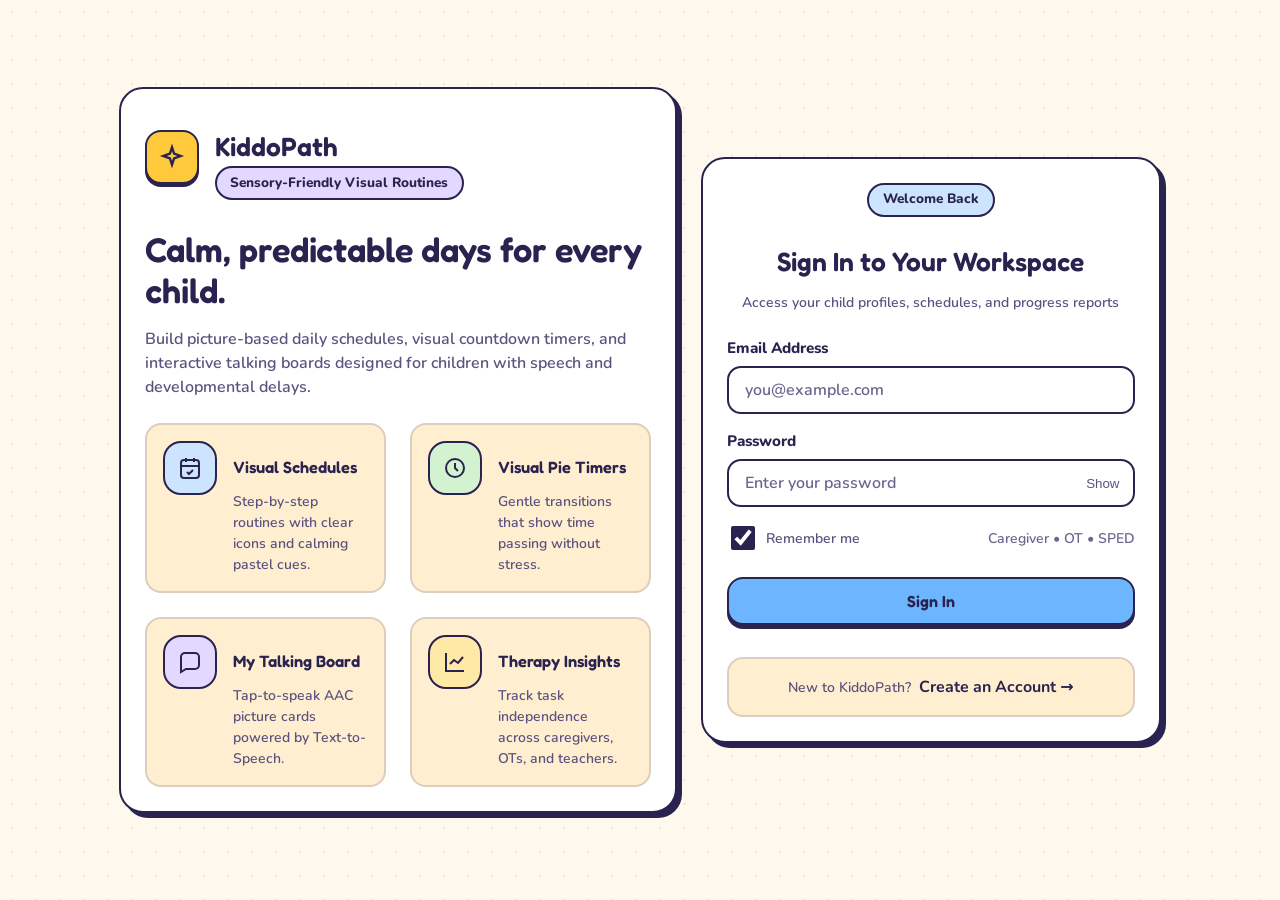
<file: frontend/index.html>
<!DOCTYPE html>
<html lang="en">
<head>
  <meta charset="UTF-8" />
  <meta name="viewport" content="width=device-width, initial-scale=1.0" />
  <title>KiddoPath — Sign In</title>
  <link href="css/style.css" rel="stylesheet" />
</head>
<body class="d-flex align-items-center py-4">

  <main class="container">
    <div class="row justify-content-center align-items-center">

      <!-- Left Showcase Glass Panel -->
      <div class="col-lg-6">
        <div class="glass-card p-4 p-md-5">
          <div class="d-flex align-items-center gap-3 mb-4">
            <span class="brand-badge" style="width: 54px; height: 54px; border-radius: 16px;">
              <svg width="26" height="26" fill="none" stroke="currentColor" stroke-width="2.2" viewBox="0 0 24 24"><path d="M12 3l1.9 5.8L20 11l-6.1 2.2L12 19l-1.9-5.8L4 11l6.1-2.2L12 3z"/></svg>
            </span>
            <div>
              <h1 class="h3 mb-0 display-font">KiddoPath</h1>
              <span class="badge-pastel badge-lavender mt-1">Sensory-Friendly Visual Routines</span>
            </div>
          </div>

          <h2 class="display-6 mb-3">Calm, predictable days for every child.</h2>
          <p class="text-secondary fs-6 mb-4">
            Build picture-based daily schedules, visual countdown timers, and interactive talking boards designed for children with speech and developmental delays.
          </p>

          <div class="row">
            <div class="col-sm-6">
              <div class="glass-panel-subtle p-3 h-100 d-flex align-items-start gap-3">
                <div class="pastel-icon-tile tile-sky">
                  <svg width="24" height="24" fill="none" stroke="currentColor" stroke-width="2" viewBox="0 0 24 24"><rect x="3" y="4" width="18" height="18" rx="3"/><path d="M16 2v4M8 2v4M3 10h18M9 16l2 2 4-4"/></svg>
                </div>
                <div>
                  <h3 class="h6 mb-1">Visual Schedules</h3>
                  <p class="small text-secondary mb-0">Step-by-step routines with clear icons and calming pastel cues.</p>
                </div>
              </div>
            </div>

            <div class="col-sm-6">
              <div class="glass-panel-subtle p-3 h-100 d-flex align-items-start gap-3">
                <div class="pastel-icon-tile tile-mint">
                  <svg width="24" height="24" fill="none" stroke="currentColor" stroke-width="2" viewBox="0 0 24 24"><circle cx="12" cy="12" r="9"/><path d="M12 7v5l3 3"/></svg>
                </div>
                <div>
                  <h3 class="h6 mb-1">Visual Pie Timers</h3>
                  <p class="small text-secondary mb-0">Gentle transitions that show time passing without stress.</p>
                </div>
              </div>
            </div>

            <div class="col-sm-6">
              <div class="glass-panel-subtle p-3 h-100 d-flex align-items-start gap-3">
                <div class="pastel-icon-tile tile-lavender">
                  <svg width="24" height="24" fill="none" stroke="currentColor" stroke-width="2" viewBox="0 0 24 24"><path d="M21 15a4 4 0 0 1-4 4H8l-5 3V7a4 4 0 0 1 4-4h10a4 4 0 0 1 4 4v8z"/></svg>
                </div>
                <div>
                  <h3 class="h6 mb-1">My Talking Board</h3>
                  <p class="small text-secondary mb-0">Tap-to-speak AAC picture cards powered by Text-to-Speech.</p>
                </div>
              </div>
            </div>

            <div class="col-sm-6">
              <div class="glass-panel-subtle p-3 h-100 d-flex align-items-start gap-3">
                <div class="pastel-icon-tile tile-peach">
                  <svg width="24" height="24" fill="none" stroke="currentColor" stroke-width="2" viewBox="0 0 24 24"><path d="M3 3v18h18"/><path d="M7 14l4-4 4 3 5-6"/></svg>
                </div>
                <div>
                  <h3 class="h6 mb-1">Therapy Insights</h3>
                  <p class="small text-secondary mb-0">Track task independence across caregivers, OTs, and teachers.</p>
                </div>
              </div>
            </div>
          </div>
        </div>
      </div>

      <!-- Right Login Glass Card -->
      <div class="col-lg-5">
        <div class="glass-card p-4 p-md-5">
          <div class="text-center mb-4">
            <span class="badge-pastel badge-sky mb-2">Welcome Back</span>
            <h2 class="h3 mb-1">Sign In to Your Workspace</h2>
            <p class="text-secondary small mb-0">Access your child profiles, schedules, and progress reports</p>
          </div>

          <div id="loginAlert" class="alert-box d-none" role="alert"></div>

          <form id="loginForm" novalidate>
            <div class="mb-3">
              <label for="loginEmail" class="glass-label">Email Address</label>
              <input type="email" id="loginEmail" class="glass-input" placeholder="you@example.com" required autocomplete="email" />
            </div>

            <div class="mb-3">
              <label for="loginPassword" class="glass-label">Password</label>
              <div class="position-relative">
                <input type="password" id="loginPassword" class="glass-input pe-5" placeholder="Enter your password" required autocomplete="current-password" />
                <button type="button" id="togglePasswordBtn" style="background:none;border:none;cursor:pointer;" class="text-secondary position-absolute top-50 end-0 translate-middle-y px-3" aria-label="Show or hide password">Show</button>
              </div>
            </div>

            <div class="d-flex align-items-center justify-content-between mb-4">
              <label class="d-flex align-items-center gap-2 small fw-semibold text-secondary" style="cursor:pointer;">
                <input type="checkbox" id="rememberMe" checked />
                <span>Remember me</span>
              </label>
              <span class="small text-muted">Caregiver &bull; OT &bull; SPED</span>
            </div>

            <button type="submit" id="loginSubmitBtn" class="btn-pastel btn-pastel-sky w-100 fs-6 mb-3">
              <span>Sign In</span>
            </button>
          </form>

          <div class="glass-panel-subtle p-3 text-center mt-3">
            <span class="small text-secondary">New to KiddoPath?</span>
            <a href="registration.html" class="fw-bold text-decoration-none ms-1" style="color: #3b82f6;">Create an Account &rarr;</a>
          </div>
        </div>
      </div>

    </div>
  </main>

  <script src="js/api.js"></script>
  <!-- ADDED: defines AuthAPI (login/register/saveUser/getCurrentUser); without it the login page throws "AuthAPI is not defined" -->
  <script src="js/api-endpoints.js"></script>
  <script src="js/script.js"></script>
  <script>
    redirectIfAuthenticated();

    const loginForm = document.getElementById('loginForm');
    const loginAlert = document.getElementById('loginAlert');
    const loginSubmitBtn = document.getElementById('loginSubmitBtn');
    const togglePasswordBtn = document.getElementById('togglePasswordBtn');
    const passwordInput = document.getElementById('loginPassword');

    togglePasswordBtn.addEventListener('click', () => {
      const isHidden = passwordInput.type === 'password';
      passwordInput.type = isHidden ? 'text' : 'password';
      togglePasswordBtn.textContent = isHidden ? 'Hide' : 'Show';
    });

    function showLoginAlert(message, isError = true) {
      loginAlert.className = `alert-box ${isError ? 'alert-error' : 'alert-success'}`;
      loginAlert.textContent = message;
      loginAlert.classList.remove('d-none');
    }

    loginForm.addEventListener('submit', async (e) => {
      e.preventDefault();
      loginAlert.classList.add('d-none');

      const email = document.getElementById('loginEmail').value.trim();
      const password = passwordInput.value;
      const remember = document.getElementById('rememberMe').checked;

      if (!email || !password) {
        showLoginAlert('Please enter both your email address and password.');
        return;
      }

      loginSubmitBtn.disabled = true;
      loginSubmitBtn.textContent = 'Signing in...';

      try {
        const res = await AuthAPI.login(email, password);
        AuthAPI.saveUser(res.user, remember);
        showLoginAlert(`Welcome back, ${res.user.name}! Redirecting...`, false);
        setTimeout(() => { window.location.href = 'dashboard.html'; }, 650);
      } catch (err) {
        showLoginAlert(err.message || 'Invalid email or password.');
        loginSubmitBtn.disabled = false;
        loginSubmitBtn.textContent = 'Sign In';
      }
    });
  </script>
</body>
</html>
</file>
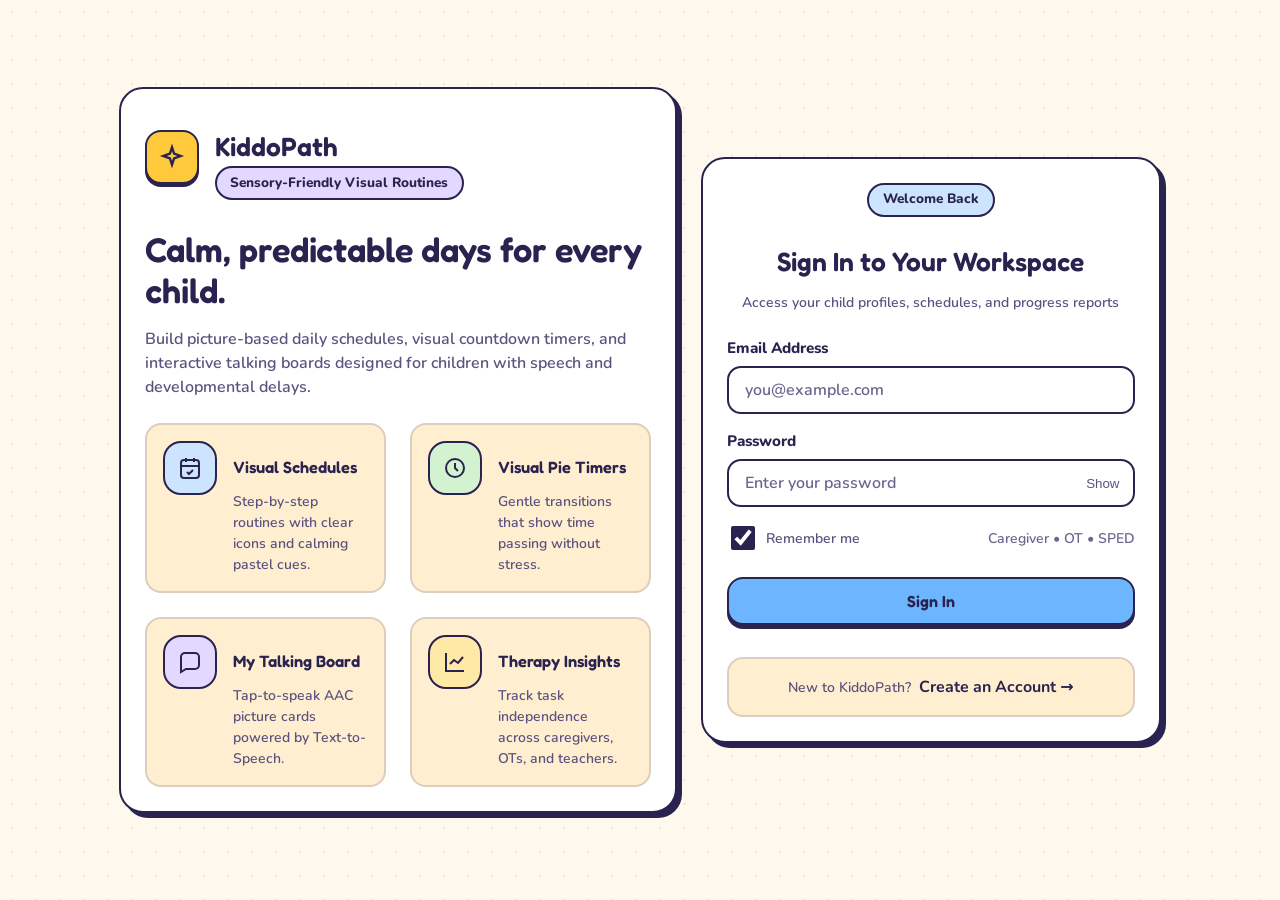
<file: frontend/child-view.html>
<!DOCTYPE html>
<html lang="en">
<head>
  <meta charset="UTF-8" />
  <meta name="viewport" content="width=device-width, initial-scale=1.0" />
  <title>KiddoPath — Child View</title>
  <link rel="stylesheet" href="https://cdnjs.cloudflare.com/ajax/libs/font-awesome/6.5.1/css/all.min.css" />
  <link href="css/style.css" rel="stylesheet" />
</head>
<body>
  <div id="appNavbar"></div>
  <main class="container page-main">
    <div class="page-header">
      <div><h1 class="h3 mb-1">Child View</h1><p class="text-secondary small mb-0">Big, calm, one-step-at-a-time routine.</p></div>
      <select id="childSelect" class="glass-select" style="max-width:240px" aria-label="Choose child"></select>
    </div>

    <div class="row">
      <div class="col-lg-7"><div class="child-task-hero text-center">
        <div id="heroEmpty" class="empty-state"></div>
        <div id="heroBody" class="d-none">
          <span class="badge-pastel badge-sky mb-2">Now</span>
          <div class="pastel-icon-tile tile-peach mb-2" style="margin:0 auto;width:104px;height:104px;font-size:2.8rem;background:#fff"><i id="heroIcon"></i></div>
          <h2 class="display-6 mb-1" id="heroName"></h2>
          <p class="text-secondary" id="heroTime"></p>
          <div class="pie-timer-ring mb-3" id="timerRing"><div class="pie-timer-inner"><span class="fw-bold fs-6" id="timerText">--:--</span></div></div>
          <div class="d-flex gap-2 justify-content-center flex-wrap">
            <button type="button" id="speakBtn" class="btn-pastel btn-pastel-lavender btn-big"><i class="fa-solid fa-volume-high"></i> Say it</button>
            <button type="button" id="timerBtn" class="btn-pastel btn-pastel-sky btn-big"></button>
            <button type="button" id="doneBtn" class="btn-pastel btn-pastel-mint btn-big"><i class="fa-solid fa-check"></i> All done!</button>
          </div>
        </div>
      </div></div>
      <div class="col-lg-5"><div class="glass-card p-4 h-100">
        <h2 class="h6 mb-3">Today's Routine</h2>
        <div id="timeline" class="d-flex flex-column gap-2"></div>
      </div></div>
    </div>

    <div class="glass-card p-4 mt-4">
      <h2 class="h6 mb-3">My Talking Board</h2>
      <div id="aacBoard" class="row"></div>
    </div>
  </main>

  <script src="js/api.js"></script>
  <script src="js/api-endpoints.js"></script>
  <script src="js/script.js"></script>
  <script>
    const user = initPage('child');
    let tasks = [], current = null, timerId = null, remaining = 0, total = 0;
    const START = '<i class="fa-solid fa-play"></i> Start timer';

    const AAC = [['I want water', 'glass-water', 'sky'], ['I am hungry', 'utensils', 'peach'], ['I need help', 'hand', 'rose'], ['Bathroom please', 'toilet', 'mint'],
      ['Yes', 'thumbs-up', 'mint'], ['No', 'thumbs-down', 'rose'], ['I am tired', 'bed', 'lavender'], ['I want to play', 'puzzle-piece', 'peach']];
    $('aacBoard').innerHTML = AAC.map(([text, icon, tile]) => `<div class="col-6 col-sm-4 col-md-3"><div class="aac-card" data-say="${text}" tabindex="0" role="button">
      <div class="pastel-icon-tile tile-${tile}"><i class="fa-solid fa-${icon}"></i></div><span class="fw-bold">${text}</span></div></div>`).join('');
    $('aacBoard').addEventListener('click', (e) => {
      const card = e.target.closest('.aac-card'); if (!card) return;
      card.classList.add('speaking'); speakText(card.dataset.say);
      setTimeout(() => card.classList.remove('speaking'), 700);
    });

    function drawTimer() {
      const pad = (n) => String(n).padStart(2, '0');
      $('timerText').textContent = total ? `${pad(Math.floor(remaining / 60))}:${pad(remaining % 60)}` : '--:--';
      $('timerRing').style.setProperty('--timer-deg', (total ? remaining / total * 360 : 360) + 'deg');
    }
    function stopTimer() { clearInterval(timerId); timerId = null; $('timerBtn').innerHTML = START; }

    function render() {
      stopTimer();
      current = tasks.find(t => t.status !== 'completed') || null;
      $('heroEmpty').classList.toggle('d-none', !!current);
      $('heroEmpty').textContent = tasks.length ? 'All tasks done. Great job!' : 'No schedule for today.';
      $('heroBody').classList.toggle('d-none', !current);
      if (current) {
        $('heroIcon').className = `fa-solid ${current.icon || 'fa-tasks'}`;
        $('heroName').textContent = current.name;
        $('heroTime').textContent = current.time ? formatTime12h(current.time) : '';
        total = remaining = (current.duration || 0) * 60;
        drawTimer();
      }
      $('timeline').innerHTML = tasks.map(t => `<div class="timeline-task-card ${t.status === 'completed' ? 'is-completed' : ''} ${t === current ? 'selected-task' : ''}">
        <div class="d-flex align-items-center gap-3"><i class="fa-solid ${escapeHtml(t.icon || 'fa-tasks')}"></i>
          <div class="flex-grow-1"><div class="fw-bold">${escapeHtml(t.name)}</div>
            <div class="small text-secondary">${t.time ? formatTime12h(t.time) : ''}${t.duration ? ' • ' + escapeHtml(t.duration) + ' min' : ''}</div></div>
          ${t.status === 'completed' ? '<span class="done-mark"><i class="fa-solid fa-check"></i></span>' : ''}</div></div>`).join('') || '<div class="empty-state">Nothing scheduled.</div>';
    }

    async function loadToday() {
      tasks = [];
      try {
        const childId = $('childSelect').value;
        const schedule = childId && (await SchedulesAPI.list(user.id, childId)).find(s => s.date === getTodayISO());
        if (schedule) tasks = (await TasksAPI.list(user.id, schedule.id)).sort((a, b) => (a.time || '99').localeCompare(b.time || '99'));
      } catch (e) { showToast(e.message, 'rose'); }
      render();
    }

    $('speakBtn').onclick = () => speakText(current.name);
    $('timerBtn').onclick = () => {
      if (timerId) return stopTimer();
      if (!remaining) return showToast('This task has no duration set.', 'peach');
      $('timerBtn').innerHTML = '<i class="fa-solid fa-pause"></i> Pause';
      timerId = setInterval(() => {
        remaining--; drawTimer();
        if (remaining <= 0) { stopTimer(); playSuccessChime(); speakText('Time is up!'); }
      }, 1000);
    };
    $('doneBtn').onclick = async () => {
      try { // PUT replaces the whole task, so resend it
        await TasksAPI.update(current.id, { ...current, user_id: user.id, status: 'completed' });
        playSuccessChime(); showToast('Great job!', 'mint'); loadToday();
      } catch (e) { showToast(e.message, 'rose'); }
    };
    $('childSelect').onchange = loadToday;

    (async () => {
      try {
        fillSelect($('childSelect'), await ChildrenAPI.list(user.id));
        const wanted = new URLSearchParams(location.search).get('child_id');
        if (wanted) $('childSelect').value = wanted;
      } catch (e) { showToast(e.message, 'rose'); }
      loadToday();
    })();
  </script>
</body>
</html>
</file>
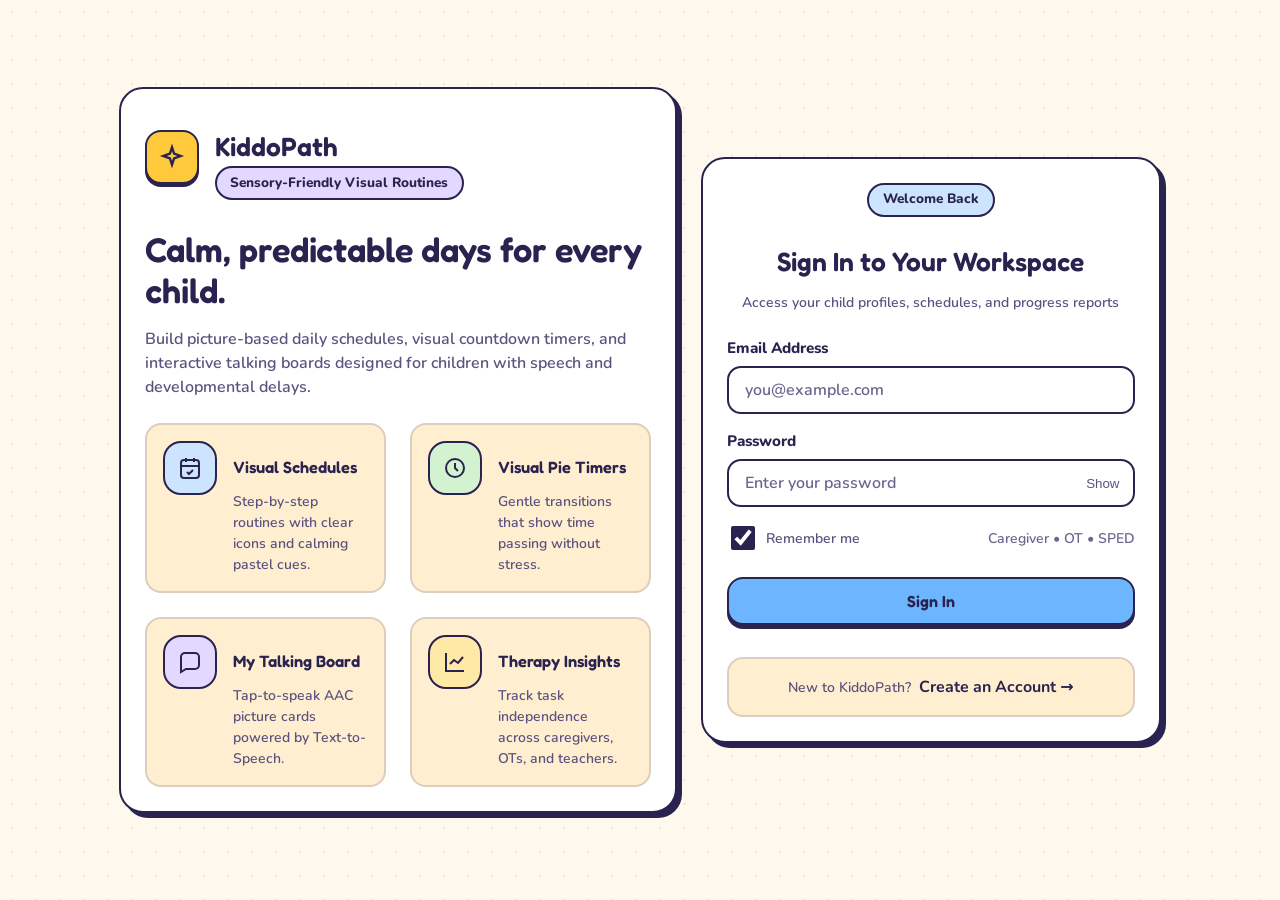
<file: frontend/dashboard.html>
<!DOCTYPE html>
<html lang="en">
<head>
  <meta charset="UTF-8" />
  <meta name="viewport" content="width=device-width, initial-scale=1.0" />
  <title>KiddoPath — Dashboard</title>
  <link rel="stylesheet" href="https://cdnjs.cloudflare.com/ajax/libs/font-awesome/6.5.1/css/all.min.css" />
  <link href="css/style.css" rel="stylesheet" />
</head>
<body>
  <div id="appNavbar"></div>
  <main class="container page-main">
    <div class="page-header">
      <div><h1 class="h3 mb-1" id="welcomeTitle"></h1><p class="text-secondary small mb-0" id="todayLabel"></p></div>
      <button type="button" id="addChildBtn" class="btn-pastel btn-pastel-sky"><i class="fa-solid fa-plus"></i> Add Child</button>
    </div>
    <p class="today-strip mb-4">Today — schedules <b id="statSchedules">0</b> · tasks <b id="statTasks">0</b> · done <b id="statDone">0</b> · children <b id="statChildren">0</b></p>
    <div id="childrenList" class="row"></div>
    <div id="childrenEmpty" class="glass-card empty-state d-none">No child profiles yet. Click “Add Child” to get started.</div>
  </main>

  <div id="childModal" class="modal-overlay">
    <div class="modal-content glass-modal">
      <h2 class="h6 mb-3" id="childModalTitle"></h2>
      <form id="childForm" novalidate>
        <input type="hidden" id="childId" />
        <div class="mb-3"><label class="glass-label" for="childName">Name</label><input id="childName" class="glass-input" maxlength="100" /></div>
        <div class="mb-3"><label class="glass-label" for="childAge">Age</label><input id="childAge" type="number" min="0" max="25" class="glass-input" /></div>
        <div class="mb-3"><label class="glass-label" for="childDomain">Delay domain (optional)</label><input id="childDomain" class="glass-input" maxlength="100" placeholder="e.g. Speech, Motor, Social" /></div>
        <div class="mb-3"><label class="glass-label" for="childNotes">Notes (optional)</label><textarea id="childNotes" class="glass-textarea"></textarea></div>
        <div class="mb-3"><label class="glass-label" for="childPhoto">Photo URL (optional)</label><input id="childPhoto" class="glass-input" maxlength="255" /></div>
        <div class="d-flex gap-2 justify-content-between">
          <button type="button" id="childCancel" class="btn-pastel btn-pastel-glass">Cancel</button>
          <button type="submit" class="btn-pastel btn-pastel-sky">Save</button>
        </div>
      </form>
    </div>
  </div>

  <script src="js/api.js"></script>
  <script src="js/api-endpoints.js"></script>
  <script src="js/script.js"></script>
  <script>
    const user = initPage('dashboard');
    let children = [];
    $('welcomeTitle').textContent = `Welcome back, ${user.name}!`;
    $('todayLabel').textContent = new Date().toLocaleDateString(undefined, { weekday: 'long', month: 'long', day: 'numeric' });

    function renderChildren() {
      $('childrenEmpty').classList.toggle('d-none', children.length > 0);
      $('childrenList').innerHTML = children.map(c => `
        <div class="col-md-6 col-lg-4"><div class="child-card">
          ${c.photo_url ? `<img class="child-avatar" src="${escapeHtml(c.photo_url)}" alt="" />` : `<span class="child-avatar tone-${c.id % 5}">${escapeHtml(c.name[0].toUpperCase())}</span>`}
          <h3>${escapeHtml(c.name)}</h3>
          <div class="small text-secondary">Age ${escapeHtml(c.age)}${c.delay_domain ? ' • ' + escapeHtml(c.delay_domain) : ''}</div>
          ${c.notes ? `<p class="small text-secondary mb-0">${escapeHtml(c.notes)}</p>` : ''}
          <a class="btn-pastel btn-pastel-sky" href="child-view.html?child_id=${c.id}"><i class="fa-solid fa-play"></i> Open</a>
          <div class="d-flex gap-1"><button class="link-btn" data-edit="${c.id}">Edit</button><button class="link-btn" data-del="${c.id}">Delete</button></div>
        </div></div>`).join('');
    }

    async function load() {
      try {
        children = await ChildrenAPI.list(user.id);
        renderChildren();
        const schedules = (await SchedulesAPI.list(user.id)).filter(s => s.date === getTodayISO());
        const tasks = (await TasksAPI.list(user.id)).filter(t => schedules.some(s => s.id === t.schedule_id));
        $('statChildren').textContent = children.length;
        $('statSchedules').textContent = schedules.length;
        $('statTasks').textContent = tasks.length;
        $('statDone').textContent = tasks.filter(t => t.status === 'completed').length;
      } catch (err) { showToast(err.message, 'rose'); }
    }

    const modal = $('childModal');
    function openModal(c = {}) {
      $('childModalTitle').textContent = c.id ? 'Edit Child' : 'Add Child';
      $('childId').value = c.id || '';
      $('childName').value = c.name || ''; $('childAge').value = c.age ?? '';
      $('childDomain').value = c.delay_domain || ''; $('childNotes').value = c.notes || ''; $('childPhoto').value = c.photo_url || '';
      modal.classList.add('show');
    }
    $('addChildBtn').onclick = () => openModal();
    $('childCancel').onclick = () => modal.classList.remove('show');

    $('childForm').addEventListener('submit', async (e) => {
      e.preventDefault();
      const body = { user_id: user.id, name: $('childName').value.trim(), age: $('childAge').value,
        delay_domain: $('childDomain').value.trim(), notes: $('childNotes').value.trim(), photo_url: $('childPhoto').value.trim() };
      try {
        const id = $('childId').value;
        await (id ? ChildrenAPI.update(id, body) : ChildrenAPI.create(body));
        modal.classList.remove('show'); showToast('Child profile saved.', 'mint'); load();
      } catch (err) { showToast(err.message, 'rose'); }
    });

    $('childrenList').addEventListener('click', async (e) => {
      const edit = e.target.closest('[data-edit]'), del = e.target.closest('[data-del]');
      if (edit) openModal(children.find(c => String(c.id) === edit.dataset.edit));
      if (del && confirm('Delete this child and all of their schedules?')) {
        try { await ChildrenAPI.remove(del.dataset.del, user.id); showToast('Child deleted.', 'peach'); load(); }
        catch (err) { showToast(err.message, 'rose'); }
      }
    });
    load();
  </script>
</body>
</html>
</file>
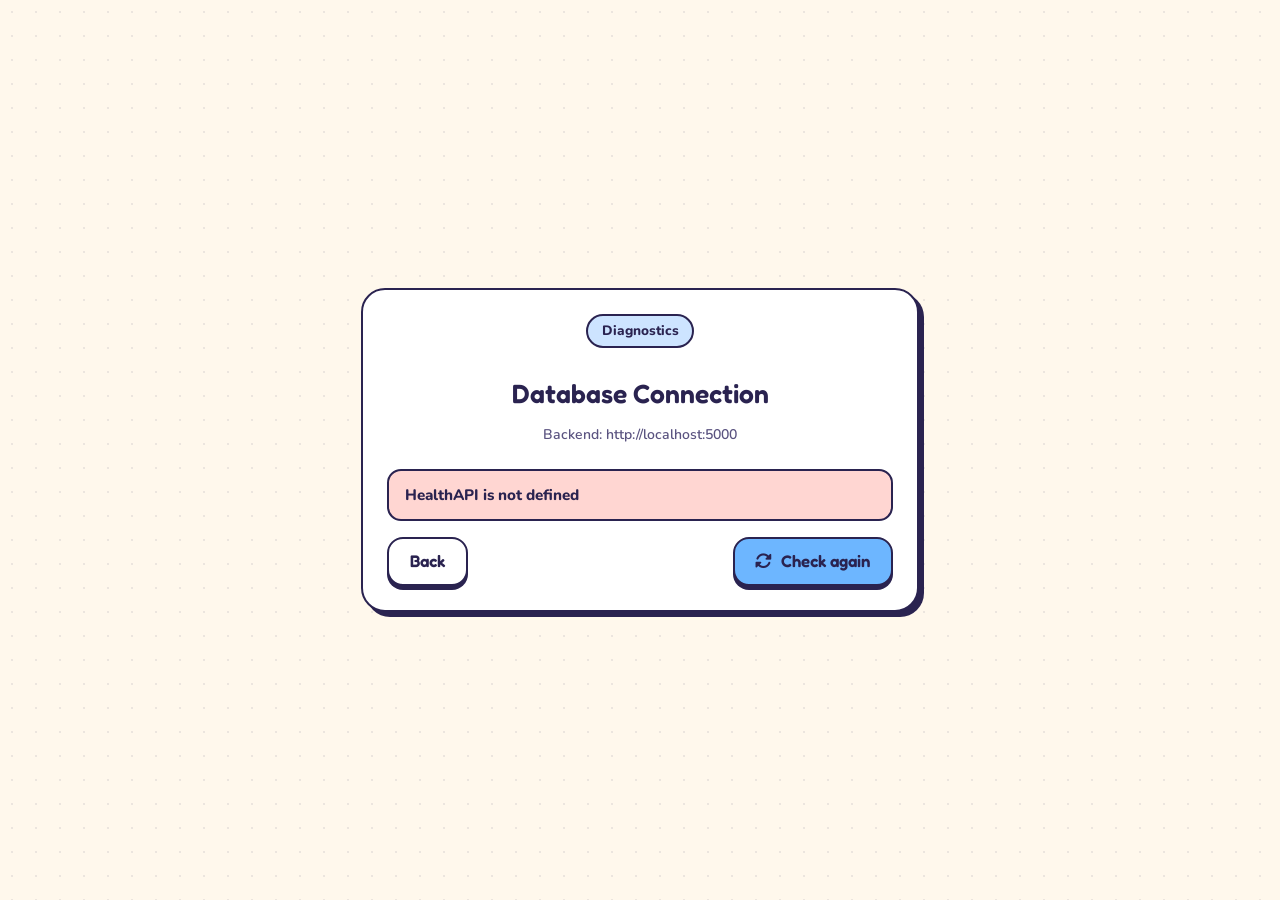
<file: frontend/db-check.html>
<!DOCTYPE html>
<html lang="en">
<head>
  <meta charset="UTF-8" />
  <meta name="viewport" content="width=device-width, initial-scale=1.0" />
  <title>KiddoPath — Database Check</title>
  <!-- ADDED: fonts + Font Awesome -->
  <link href="https://fonts.googleapis.com/css2?family=Nunito:wght@600;700;800&family=Plus+Jakarta+Sans:wght@400;500;600;700&display=swap" rel="stylesheet" />
  <link rel="stylesheet" href="https://cdnjs.cloudflare.com/ajax/libs/font-awesome/6.5.1/css/all.min.css" />
  <link href="css/style.css" rel="stylesheet" />
  <link href="css/pages-extra.css" rel="stylesheet" />
</head>
<body class="d-flex align-items-center py-4">
  <main class="container">
    <div class="row justify-content-center"><div class="col-lg-6">
      <div class="glass-card p-4 p-md-5">
        <!-- ADDED: public page (no login needed) to verify frontend -> PHP -> MySQL connection -->
        <div class="text-center mb-4">
          <span class="badge-pastel badge-sky mb-2">Diagnostics</span>
          <h2 class="h3 mb-1">Database Connection</h2>
          <p class="text-secondary small mb-0" id="apiUrl"></p>
        </div>
        <div id="result" class="mb-3"></div>
        <div class="d-flex gap-2 justify-content-between flex-wrap">
          <a href="index.html" class="btn-pastel btn-pastel-glass">Back</a>
          <button type="button" id="recheckBtn" class="btn-pastel btn-pastel-sky"><i class="fa-solid fa-rotate"></i> Check again</button>
        </div>
      </div>
    </div></div>
  </main>

  <script src="js/api.js"></script>
  <!-- ADDED: AuthAPI / UsersAPI / ChildrenAPI / SchedulesAPI / TasksAPI / HealthAPI (api.js left untouched) -->
  <script src="js/api-endpoints.js"></script>
  <script src="js/script.js"></script>
  <script src="js/page-init.js"></script>
  <script>
    const out = document.getElementById('result');
    document.getElementById('apiUrl').textContent = `Backend: ${API_BASE_URL}`;

    async function runCheck() {
      out.innerHTML = '<div class="alert-box alert-success">Checking...</div>';
      try {
        const { data } = await HealthAPI.check();
        const rows = Object.entries(data.tables).map(([name, count]) => count === null
          ? `<div class="setting-row"><span class="fw-semibold">${escapeHtml(name)}</span><span class="badge-pastel badge-peach">missing - import schema.sql</span></div>`
          : `<div class="setting-row"><span class="fw-semibold">${escapeHtml(name)}</span><span class="badge-pastel badge-mint">${count} row${count === 1 ? '' : 's'}</span></div>`).join('');
        out.innerHTML = `<div class="alert-box alert-success">Connected to <b>${escapeHtml(data.database)}</b> (MySQL ${escapeHtml(data.server)})</div>${rows}`;
      } catch (err) {
        out.innerHTML = `<div class="alert-box alert-error">${escapeHtml(err.message)}</div>`;
      }
    }
    document.getElementById('recheckBtn').addEventListener('click', runCheck);
    runCheck();
  </script>
</body>
</html>
</file>
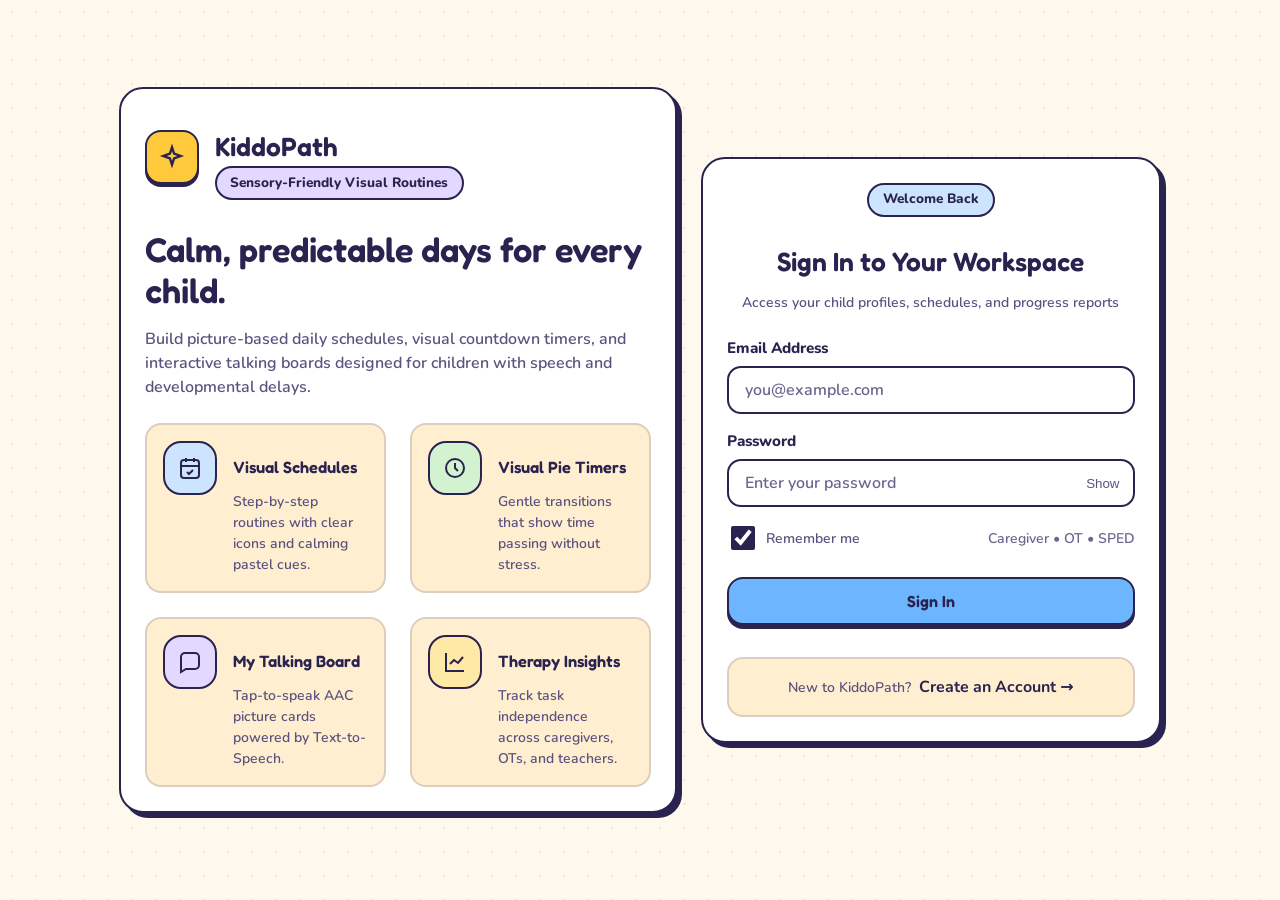
<file: frontend/progress.html>
<!DOCTYPE html>
<html lang="en">
<head>
  <meta charset="UTF-8" />
  <meta name="viewport" content="width=device-width, initial-scale=1.0" />
  <title>KiddoPath — Progress</title>
  <link rel="stylesheet" href="https://cdnjs.cloudflare.com/ajax/libs/font-awesome/6.5.1/css/all.min.css" />
  <link href="css/style.css" rel="stylesheet" />
</head>
<body>
  <div id="appNavbar"></div>
  <main class="container page-main">
    <div class="page-header">
      <div><h1 class="h3 mb-1">Progress</h1><p class="text-secondary small mb-0">Today's schedule at a glance.</p></div>
      <select id="childSelect" class="glass-select" style="max-width:240px" aria-label="Choose child"></select>
    </div>

    <div id="noChild" class="glass-card empty-state d-none">Create a child first. <a href="dashboard.html" class="fw-bold">Go to the dashboard</a></div>

    <div id="content" class="d-none">
      <div id="noSchedule" class="glass-card empty-state d-none">No schedule for this child.</div>
      <div id="kpi" class="row mb-3">
        <div class="col-sm-4"><div class="glass-card stat-tile"><div class="pastel-icon-tile tile-lavender"><i class="fa-solid fa-list-check"></i></div><div><div class="stat-value" id="pTotal">0</div><div class="small text-secondary">Tasks today</div></div></div></div>
        <div class="col-sm-4"><div class="glass-card stat-tile"><div class="pastel-icon-tile tile-mint"><i class="fa-solid fa-circle-check"></i></div><div><div class="stat-value" id="pDone">0</div><div class="small text-secondary">Completed</div></div></div></div>
        <div class="col-sm-4"><div class="glass-card stat-tile"><div class="pastel-icon-tile tile-sky"><i class="fa-solid fa-percent"></i></div><div><div class="stat-value" id="pRate">0%</div><div class="small text-secondary">Completion rate</div></div></div></div>
      </div>

      <button type="button" id="weekBtn" class="btn-pastel btn-pastel-glass w-100" aria-expanded="false"><i class="fa-solid fa-chevron-down"></i> Last 7 days activity</button>
      <div id="weekPanel" class="glass-card p-4 mt-3 d-none"><div id="dayList" class="d-flex flex-column gap-3"></div></div>
    </div>
  </main>

  <script src="js/api.js"></script>
  <script src="js/api-endpoints.js"></script>
  <script src="js/script.js"></script>
  <script>
    const user = initPage('progress');
    const pct = (done, all) => all ? Math.round(done / all * 100) : 0;
    const isoDaysAgo = (n) => { const d = new Date(); d.setDate(d.getDate() - n); return new Date(d - d.getTimezoneOffset() * 60000).toISOString().slice(0, 10); };

    async function loadProgress() {
      const childId = $('childSelect').value;
      $('noChild').classList.toggle('d-none', !!childId);
      $('content').classList.toggle('d-none', !childId);
      if (!childId) return;
      try {
        const schedules = await SchedulesAPI.list(user.id, childId);
        const tasks = (await TasksAPI.list(user.id)).filter(t => schedules.some(s => s.id === t.schedule_id));
        // [done, total] for a date, or null when that day has no schedule
        const day = (date) => {
          const s = schedules.find(x => x.date === date), mine = s ? tasks.filter(t => t.schedule_id === s.id) : null;
          return mine && [mine.filter(t => t.status === 'completed').length, mine.length];
        };
        const today = day(getTodayISO());
        $('noSchedule').classList.toggle('d-none', !!today);
        $('kpi').classList.toggle('d-none', !today);
        if (today) { $('pDone').textContent = today[0]; $('pTotal').textContent = today[1]; $('pRate').textContent = pct(...today) + '%'; }
        $('dayList').innerHTML = [6, 5, 4, 3, 2, 1, 0].map(n => {
          const date = isoDaysAgo(n), d = day(date);
          return `<div><div class="d-flex justify-content-between small fw-semibold mb-1"><span>${date}</span>
            <span>${d ? `${d[0]}/${d[1]} tasks (${pct(...d)}%)` : 'No schedule'}</span></div>
            <div class="progress-track"><div class="progress-fill" style="width:${d ? pct(...d) : 0}%"></div></div></div>`;
        }).join('');
      } catch (e) { showToast(e.message, 'rose'); }
    }

    $('weekBtn').onclick = () => {
      const open = $('weekPanel').classList.toggle('d-none') === false;
      $('weekBtn').setAttribute('aria-expanded', open);
      $('weekBtn').firstElementChild.className = `fa-solid fa-chevron-${open ? 'up' : 'down'}`;
    };
    $('childSelect').onchange = loadProgress;
    ChildrenAPI.list(user.id).then(c => fillSelect($('childSelect'), c)).catch(e => showToast(e.message, 'rose')).finally(loadProgress);
  </script>
</body>
</html>
</file>
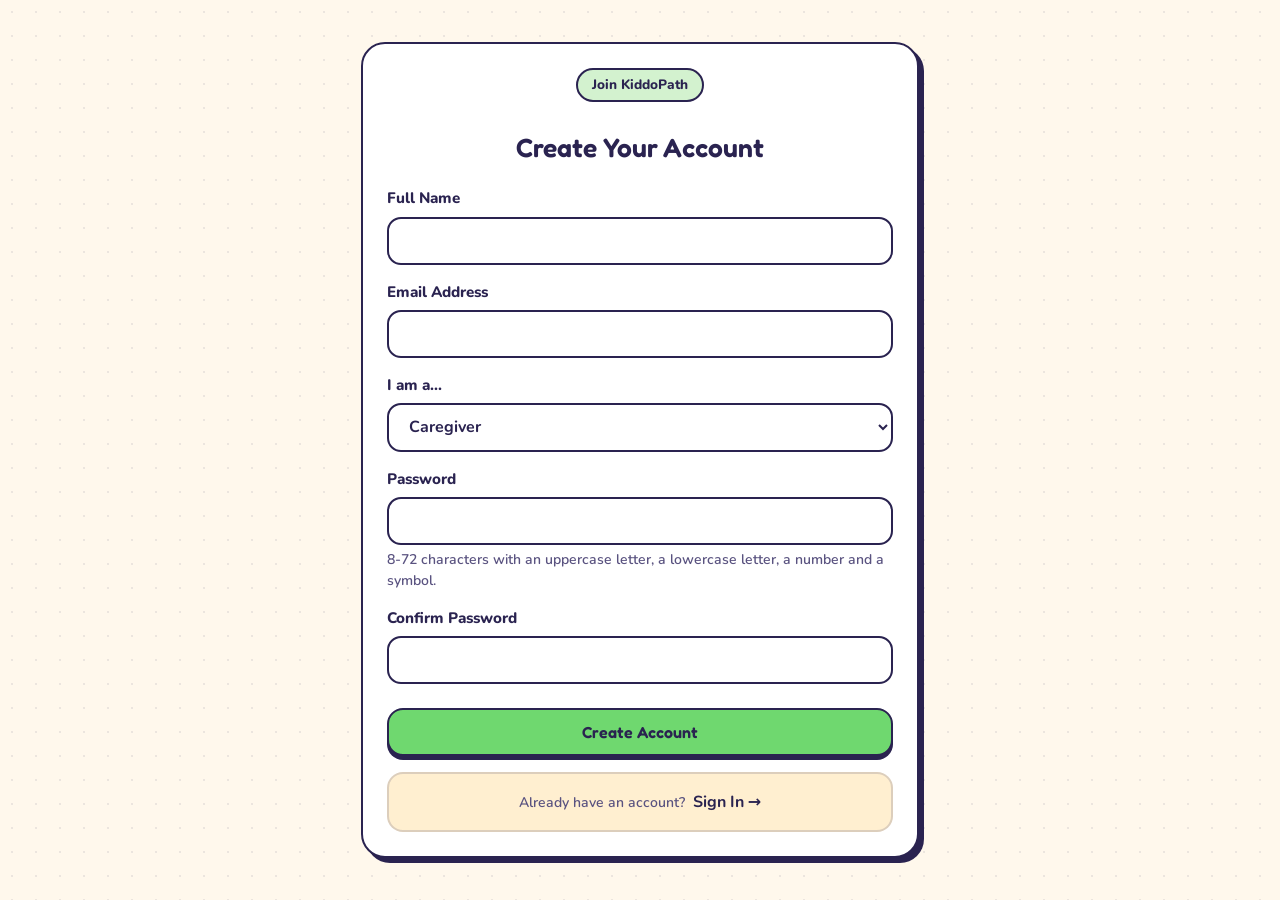
<file: frontend/registration.html>
<!DOCTYPE html>
<html lang="en">
<head>
  <meta charset="UTF-8" />
  <meta name="viewport" content="width=device-width, initial-scale=1.0" />
  <title>KiddoPath — Create Account</title>
  <link rel="stylesheet" href="https://cdnjs.cloudflare.com/ajax/libs/font-awesome/6.5.1/css/all.min.css" />
  <link href="css/style.css" rel="stylesheet" />
</head>
<body class="d-flex align-items-center py-4">
  <main class="container"><div class="row justify-content-center"><div class="col-lg-6">
    <div class="glass-card p-4 p-md-5">
      <div class="text-center mb-4">
        <span class="badge-pastel badge-mint mb-2">Join KiddoPath</span>
        <h2 class="h3 mb-1">Create Your Account</h2>
      </div>
      <div id="regAlert" class="alert-box d-none" role="alert"></div>
      <form id="regForm" novalidate>
        <div class="mb-3"><label for="regName" class="glass-label">Full Name</label><input type="text" id="regName" class="glass-input" maxlength="100" autocomplete="name" /></div>
        <div class="mb-3"><label for="regEmail" class="glass-label">Email Address</label><input type="email" id="regEmail" class="glass-input" autocomplete="email" /></div>
        <div class="mb-3"><label for="regRole" class="glass-label">I am a...</label>
          <select id="regRole" class="glass-select"><option>Caregiver</option><option>Occupational Therapist</option><option>SPED Teacher</option></select></div>
        <div class="mb-3"><label for="regPassword" class="glass-label">Password</label><input type="password" id="regPassword" class="glass-input" autocomplete="new-password" /><div class="small text-secondary mt-1">8-72 characters with an uppercase letter, a lowercase letter, a number and a symbol.</div></div>
        <div class="mb-4"><label for="regConfirm" class="glass-label">Confirm Password</label><input type="password" id="regConfirm" class="glass-input" autocomplete="new-password" /></div>
        <button type="submit" id="regSubmitBtn" class="btn-pastel btn-pastel-mint w-100 fs-6 mb-3">Create Account</button>
      </form>
      <div class="glass-panel-subtle p-3 text-center">
        <span class="small text-secondary">Already have an account?</span>
        <a href="index.html" class="fw-bold text-decoration-none ms-1" style="color: #3b82f6;">Sign In &rarr;</a>
      </div>
    </div>
  </div></div></main>

  <script src="js/api.js"></script>
  <script src="js/api-endpoints.js"></script>
  <script src="js/script.js"></script>
  <script>
    redirectIfAuthenticated();
    const PW_OK = /^(?=.*[a-z])(?=.*[A-Z])(?=.*\d)(?=.*[^a-zA-Z\d]).{8,72}$/;
    const PW_RULES = 'Password needs 8-72 characters with an uppercase letter, a lowercase letter, a number and a symbol.';
    function showRegAlert(msg, isError = true) {
      $('regAlert').className = `alert-box ${isError ? 'alert-error' : 'alert-success'}`;
      $('regAlert').textContent = msg;
    }
    $('regForm').addEventListener('submit', async (e) => {
      e.preventDefault();
      const [name, email, password, confirm] = ['regName', 'regEmail', 'regPassword', 'regConfirm'].map(id => $(id).value.trim());
      if (!name || !email || !password) return showRegAlert('Please fill in all fields.');
      if (!PW_OK.test(password)) return showRegAlert(PW_RULES);
      if (password !== confirm) return showRegAlert('Passwords do not match.');
      $('regSubmitBtn').disabled = true;
      try {
        await AuthAPI.register(name, email, password, $('regRole').value);
        showRegAlert('Account created! Redirecting to sign in...', false);
        setTimeout(() => { window.location.href = 'index.html'; }, 900);
      } catch (err) { showRegAlert(err.message); $('regSubmitBtn').disabled = false; }
    });
  </script>
</body>
</html>
</file>
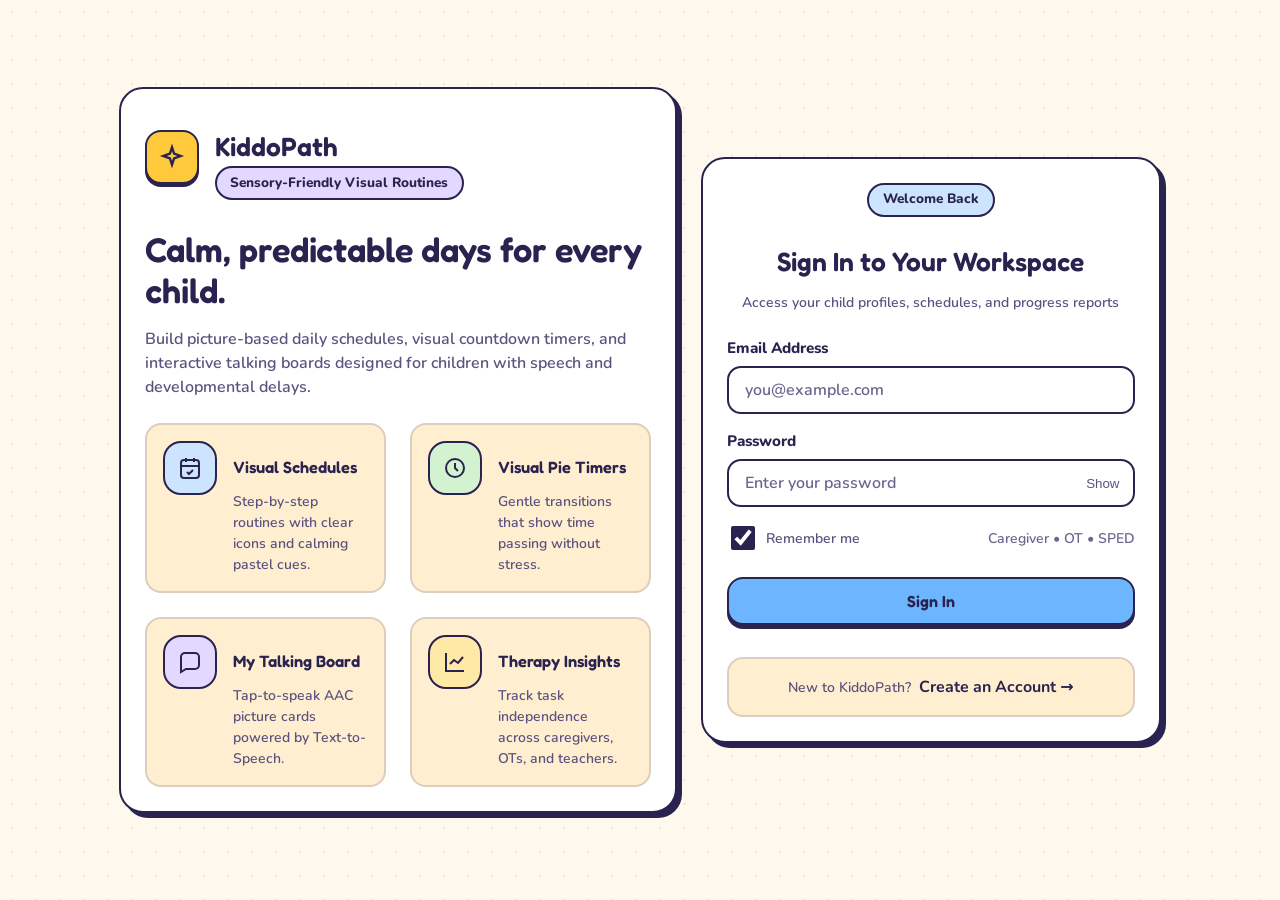
<file: frontend/schedule-creator.html>
<!DOCTYPE html>
<html lang="en">
<head>
  <meta charset="UTF-8" />
  <meta name="viewport" content="width=device-width, initial-scale=1.0" />
  <title>KiddoPath — Schedule Builder</title>
  <link rel="stylesheet" href="https://cdnjs.cloudflare.com/ajax/libs/font-awesome/6.5.1/css/all.min.css" />
  <link href="css/style.css" rel="stylesheet" />
</head>
<body>
  <div id="appNavbar"></div>
  <main class="container page-main">
    <div class="page-header"><div><h1 class="h3 mb-1">Schedule Builder</h1>
      <p class="text-secondary small mb-0">Pick a child and date, then add, edit or delete tasks. Everything is saved to the database.</p></div></div>

    <div class="glass-card p-4 mb-4">
      <div class="row">
        <div class="col-md-6"><label class="glass-label" for="childSelect">Child</label><select id="childSelect" class="glass-select"></select></div>
        <div class="col-md-6"><label class="glass-label" for="dateInput">Date</label><input type="date" id="dateInput" class="glass-input" /></div>
      </div>
      <div class="small text-secondary mt-2">Saved schedules for this child:</div>
      <div id="dateChips" class="d-flex flex-wrap gap-2 mt-1"></div>
    </div>

    <div class="row">
      <div class="col-lg-4"><div class="glass-card p-4 mb-4">
        <h2 class="h6 mb-3">Activity Bank</h2>
        <div id="activityBank" class="activity-grid mb-4"></div>
        <label class="glass-label" for="customName">Custom activity</label>
        <div class="d-flex gap-2">
          <input id="customName" class="glass-input" maxlength="150" placeholder="e.g. Feed the fish" />
          <button type="button" id="customAddBtn" class="btn-pastel btn-pastel-lavender px-3" aria-label="Add custom activity"><i class="fa-solid fa-plus"></i></button>
        </div>
      </div>

      <div class="glass-card p-4">
        <h2 class="h6 mb-3">Reusable Task Sets</h2>
        <div id="setList" class="d-flex flex-column gap-2 mb-3"></div>
        <label class="glass-label" for="setName">Save the current tasks as a set</label>
        <div class="d-flex gap-2">
          <input id="setName" class="glass-input" maxlength="100" placeholder="e.g. School morning" />
          <button type="button" id="saveSetBtn" class="btn-pastel btn-pastel-sky px-3" aria-label="Save set"><i class="fa-solid fa-floppy-disk"></i></button>
        </div>
      </div></div>

      <div class="col-lg-8">
        <div class="glass-card p-4 mb-4">
          <div class="d-flex justify-content-between align-items-center flex-wrap gap-2 mb-3">
            <h2 class="h6 mb-0">Saved Schedule <span id="savedBadge" class="badge-pastel badge-lavender ms-1">none</span></h2>
            <button type="button" id="deleteScheduleBtn" class="btn-pastel btn-pastel-danger d-none"><i class="fa-solid fa-trash"></i> Delete schedule</button>
          </div>
          <div id="savedList"></div>
          <div id="savedEmpty" class="empty-state">No saved tasks for this child on this date yet.</div>
        </div>

        <div class="glass-card p-4">
          <h2 class="h6 mb-3">New Tasks</h2>
          <div id="dropzone" class="schedule-dropzone" style="min-height:160px">
            <div id="dropHint" class="empty-state">Drag or tap activities to add them here</div>
            <div id="draftList"></div>
          </div>
          <div class="d-flex justify-content-between flex-wrap gap-2 mt-3">
            <button type="button" id="clearBtn" class="btn-pastel btn-pastel-glass">Clear</button>
            <button type="button" id="saveBtn" class="btn-pastel btn-pastel-mint"><i class="fa-solid fa-floppy-disk"></i> Save new tasks</button>
          </div>
        </div>
      </div>
    </div>
  </main>

  <script src="js/api.js"></script>
  <script src="js/api-endpoints.js"></script>
  <script src="js/script.js"></script>
  <script>
    const user = initPage('schedule');
    const ACTIVITIES = [['Wake up', 'sun'], ['Brush teeth', 'tooth'], ['Get dressed', 'shirt'], ['Eat breakfast', 'utensils'], ['Study time', 'book'],
      ['Play time', 'puzzle-piece'], ['Snack', 'apple-whole'], ['Bath time', 'bath'], ['Bedtime', 'bed']].map(([name, i]) => ({ name, icon: 'fa-' + i }));
    let schedules = [], schedule = null, saved = [], draft = [];
    const numOrNull = (v) => v === '' || v == null ? null : Number(v);
    const err = (e) => showToast(e.message, 'rose');
    const rowInputs = (t) => `<input type="time" class="glass-input" data-field="time" value="${escapeHtml(t.time || '')}" aria-label="Start time" />
      <input type="number" min="0" class="glass-input" data-field="duration" value="${escapeHtml(t.duration ?? '')}" placeholder="min" aria-label="Duration in minutes" style="max-width:90px" />`;

    $('dateInput').value = getTodayISO();
    $('activityBank').innerHTML = ACTIVITIES.map((a, i) => `<div class="activity-bank-item" draggable="true" data-idx="${i}" tabindex="0">
      <i class="fa-solid ${a.icon} fa-lg mb-1"></i><div class="small fw-semibold">${a.name}</div></div>`).join('');

    // READ schedule + tasks for the selected child and date
    async function loadSchedule() {
      const childId = $('childSelect').value;
      schedules = []; schedule = null; saved = [];
      try {
        if (childId) {
          schedules = await SchedulesAPI.list(user.id, childId);
          schedule = schedules.find(s => s.date === $('dateInput').value) || null;
          if (schedule) saved = (await TasksAPI.list(user.id, schedule.id)).sort((a, b) => (a.time || '99').localeCompare(b.time || '99') || a.id - b.id);
        }
      } catch (e) { err(e); }
      $('dateChips').innerHTML = schedules.map(s => `<button type="button" class="badge-pastel ${s === schedule ? 'badge-sky' : 'badge-lavender'}" style="cursor:pointer" data-date="${s.date}">${s.date}</button>`).join('') || '<span class="small text-muted">None yet</span>';
      $('savedBadge').textContent = schedule ? `#${schedule.id} • ${schedule.date}` : 'none';
      $('deleteScheduleBtn').classList.toggle('d-none', !schedule);
      $('savedEmpty').classList.toggle('d-none', saved.length > 0);
      $('savedList').innerHTML = saved.map(t => `<div class="timeline-task-card draft-row ${t.status === 'completed' ? 'is-completed' : ''}" data-id="${t.id}">
        <i class="fa-solid ${escapeHtml(t.icon || 'fa-tasks')}"></i>
        <input class="glass-input flex-grow-1" data-field="name" value="${escapeHtml(t.name)}" maxlength="150" aria-label="Task name" />
        ${rowInputs(t)}
        <label class="small fw-semibold d-flex align-items-center gap-1"><input type="checkbox" data-field="done" ${t.status === 'completed' ? 'checked' : ''} /> Done</label>
        <button type="button" class="btn-pastel btn-pastel-sky px-3" data-save aria-label="Save task"><i class="fa-solid fa-floppy-disk"></i></button>
        <button type="button" class="btn-pastel btn-pastel-danger px-3" data-delete aria-label="Delete task"><i class="fa-solid fa-trash"></i></button></div>`).join('');
    }

    // UPDATE / DELETE a saved task
    $('savedList').addEventListener('click', async (e) => {
      const row = e.target.closest('[data-id]'), task = row && saved.find(t => String(t.id) === row.dataset.id);
      const field = (f) => row.querySelector(`[data-field="${f}"]`);
      try {
        if (e.target.closest('[data-save]')) {
          if (!field('name').value.trim()) return showToast('Task name cannot be empty.', 'peach');
          await TasksAPI.update(task.id, { user_id: user.id, schedule_id: task.schedule_id, name: field('name').value.trim(), icon: task.icon,
            time: field('time').value || null, duration: numOrNull(field('duration').value), status: field('done').checked ? 'completed' : 'pending' });
          showToast('Task updated.', 'mint');
        } else if (e.target.closest('[data-delete]') && confirm('Delete this task?')) {
          await TasksAPI.remove(task.id, user.id); showToast('Task deleted.', 'peach');
        } else return;
        loadSchedule();
      } catch (e2) { err(e2); }
    });

    // DELETE schedule (tasks go with it via ON DELETE CASCADE)
    $('deleteScheduleBtn').onclick = async () => {
      if (!confirm('Delete this schedule and all of its tasks?')) return;
      try { await SchedulesAPI.remove(schedule.id, user.id); showToast('Schedule deleted.', 'peach'); loadSchedule(); } catch (e) { err(e); }
    };

    // Draft (new) tasks: drag/drop or tap
    function renderDraft() {
      $('dropHint').classList.toggle('d-none', draft.length > 0);
      $('draftList').innerHTML = draft.map((t, i) => `<div class="timeline-task-card draft-row" data-i="${i}">
        <i class="fa-solid ${escapeHtml(t.icon)}"></i><span class="fw-bold flex-grow-1">${escapeHtml(t.name)}</span>
        ${rowInputs(t)}
        <button type="button" class="btn-pastel btn-pastel-danger px-3" data-remove="${i}" aria-label="Remove"><i class="fa-solid fa-xmark"></i></button></div>`).join('');
    }
    const addActivity = (a) => { draft.push({ name: a.name, icon: a.icon, time: '', duration: '' }); renderDraft(); };
    $('activityBank').addEventListener('dragstart', (e) => e.dataTransfer.setData('text/plain', e.target.closest('.activity-bank-item')?.dataset.idx));
    $('activityBank').addEventListener('click', (e) => { const el = e.target.closest('.activity-bank-item'); if (el) addActivity(ACTIVITIES[el.dataset.idx]); });
    $('dropzone').addEventListener('dragover', (e) => { e.preventDefault(); e.currentTarget.classList.add('drag-over'); });
    $('dropzone').addEventListener('dragleave', (e) => e.currentTarget.classList.remove('drag-over'));
    $('dropzone').addEventListener('drop', (e) => {
      e.preventDefault(); e.currentTarget.classList.remove('drag-over');
      const a = ACTIVITIES[e.dataTransfer.getData('text/plain')]; if (a) addActivity(a);
    });
    $('customAddBtn').onclick = () => {
      const name = $('customName').value.trim();
      if (name) { addActivity({ name, icon: 'fa-tasks' }); $('customName').value = ''; }
    };
    $('draftList').addEventListener('input', (e) => { const row = e.target.closest('[data-i]'); if (row) draft[row.dataset.i][e.target.dataset.field] = e.target.value; });
    $('draftList').addEventListener('click', (e) => { const rm = e.target.closest('[data-remove]'); if (rm) { draft.splice(rm.dataset.remove, 1); renderDraft(); } });
    $('clearBtn').onclick = () => { draft = []; renderDraft(); };

    // Reusable sets: save the new tasks (or, if none, the day's saved tasks); "Use" loads a set into New Tasks
    let sets = [];
    async function loadSets() {
      try { sets = await TaskSetsAPI.list(user.id); } catch (e) { err(e); }
      $('setList').innerHTML = sets.map(s => `<div class="glass-panel-subtle p-2 d-flex align-items-center gap-2" data-set="${s.id}">
        <div class="flex-grow-1"><div class="fw-bold small">${escapeHtml(s.name)}</div><div class="small text-secondary">${s.tasks.length} tasks</div></div>
        <button type="button" class="btn-pastel btn-pastel-mint px-3" data-use>Use</button>
        <button type="button" class="btn-pastel btn-pastel-danger px-3" data-delset aria-label="Delete set"><i class="fa-solid fa-trash"></i></button></div>`).join('')
        || '<div class="small text-muted">No saved sets yet.</div>';
    }
    $('saveSetBtn').onclick = async () => {
      const name = $('setName').value.trim(), source = draft.length ? draft : saved;
      if (!name || !source.length) return showToast('Name the set and add some tasks first.', 'peach');
      try {
        await TaskSetsAPI.create({ user_id: user.id, name, tasks: source.map(t => ({ name: t.name, icon: t.icon, time: t.time || null, duration: numOrNull(t.duration) })) });
        $('setName').value = ''; showToast('Task set saved.', 'mint'); loadSets();
      } catch (e) { err(e); }
    };
    $('setList').addEventListener('click', async (e) => {
      const row = e.target.closest('[data-set]'), set = row && sets.find(s => String(s.id) === row.dataset.set);
      if (!set) return;
      if (e.target.closest('[data-use]')) {
        set.tasks.forEach(t => draft.push({ name: t.name, icon: t.icon || 'fa-tasks', time: (t.time || '').slice(0, 5), duration: t.duration ?? '' }));
        renderDraft(); showToast(`Added "${set.name}". Press Save new tasks to put it on this date.`, 'sky');
      } else if (e.target.closest('[data-delset]') && confirm(`Delete the set "${set.name}"?`)) {
        try { await TaskSetsAPI.remove(set.id, user.id); showToast('Set deleted.', 'peach'); loadSets(); } catch (e2) { err(e2); }
      }
    });

    // CREATE the schedule (if missing) and the new tasks
    $('saveBtn').onclick = async () => {
      const childId = $('childSelect').value, date = $('dateInput').value;
      if (!childId || !date || !draft.length) return showToast('Choose a child, a date, and add at least one activity.', 'peach');
      $('saveBtn').disabled = true;
      try {
        const target = schedule || await SchedulesAPI.create({ user_id: user.id, child_id: Number(childId), date });
        for (const t of draft) await TasksAPI.create({ user_id: user.id, schedule_id: target.id, name: t.name, icon: t.icon, time: t.time || null, duration: numOrNull(t.duration) });
        showToast('Saved to the database!', 'mint'); playSuccessChime();
        draft = []; renderDraft(); loadSchedule();
      } catch (e) { err(e); }
      $('saveBtn').disabled = false;
    };

    $('childSelect').onchange = $('dateInput').onchange = loadSchedule;
    $('dateChips').addEventListener('click', (e) => { const c = e.target.closest('[data-date]'); if (c) { $('dateInput').value = c.dataset.date; loadSchedule(); } });

    (async () => {
      try {
        const children = await ChildrenAPI.list(user.id);
        fillSelect($('childSelect'), children, children.length ? '' : 'Add a child on the dashboard first');
        const wanted = new URLSearchParams(location.search).get('child_id');
        if (wanted) $('childSelect').value = wanted;
      } catch (e) { err(e); }
      renderDraft(); loadSchedule(); loadSets();
    })();
  </script>
</body>
</html>
</file>
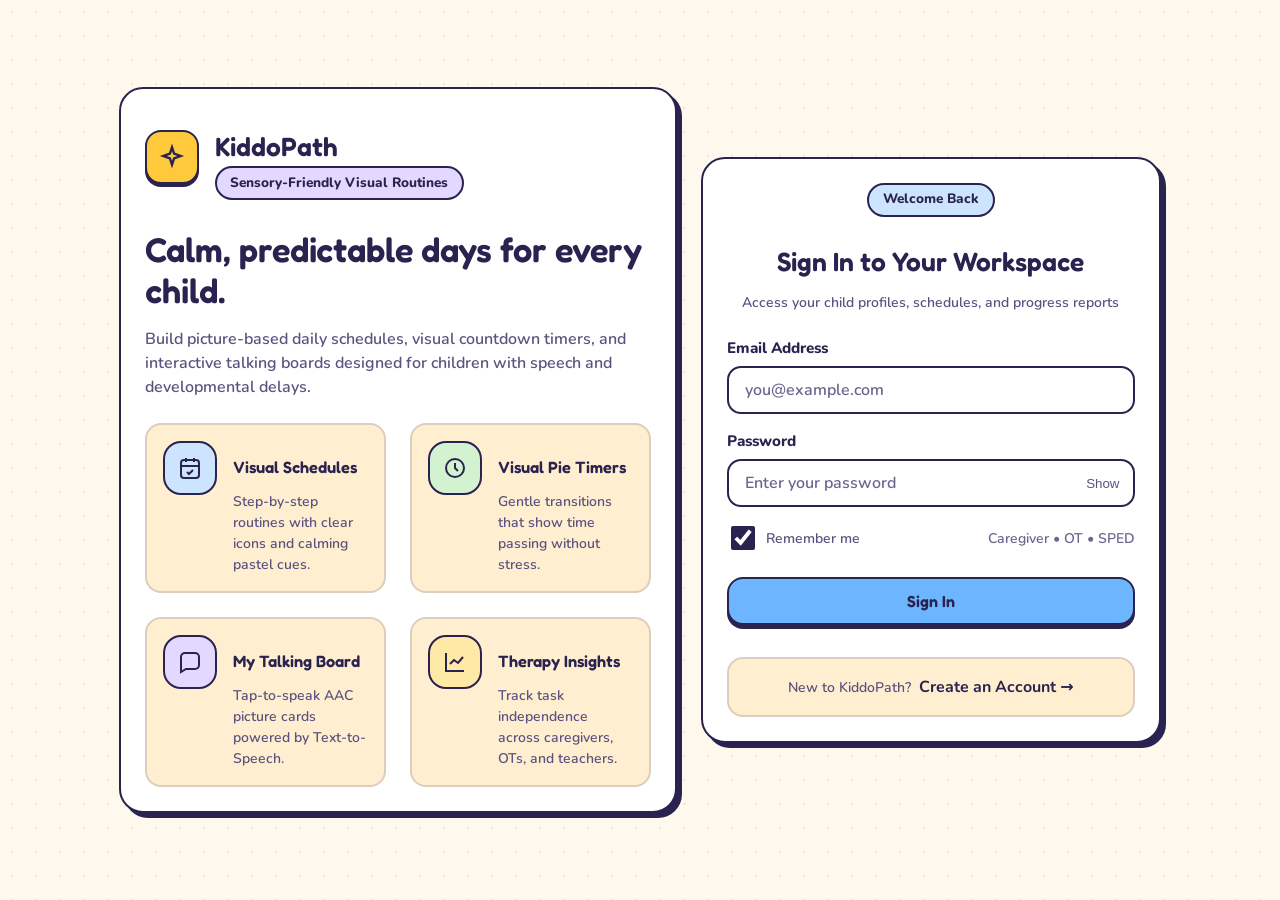
<file: frontend/settings.html>
<!DOCTYPE html>
<html lang="en">
<head>
  <meta charset="UTF-8" />
  <meta name="viewport" content="width=device-width, initial-scale=1.0" />
  <title>KiddoPath — Settings</title>
  <link rel="stylesheet" href="https://cdnjs.cloudflare.com/ajax/libs/font-awesome/6.5.1/css/all.min.css" />
  <link href="css/style.css" rel="stylesheet" />
</head>
<body>
  <div id="appNavbar"></div>
  <main class="container page-main">
    <div class="page-header"><div><h1 class="h3 mb-1">Settings</h1><p class="text-secondary small mb-0">Accessibility, sound, and notifications. Saved on this device.</p></div></div>
    <div class="row">
      <div class="col-lg-6"><div class="glass-card p-4">
        <h2 class="h6 mb-2">Display</h2>
        <div class="setting-row"><label for="fontSize" class="fw-semibold">Text size</label>
          <select id="fontSize" class="glass-select" style="max-width:160px"><option value="small">Small</option><option value="medium">Medium</option><option value="large">Large</option></select></div>
        <div class="setting-row"><label for="contrast" class="fw-semibold">Contrast</label>
          <select id="contrast" class="glass-select" style="max-width:160px"><option value="normal">Normal</option><option value="high">High</option></select></div>
      </div></div>
      <div class="col-lg-6"><div class="glass-card p-4">
        <h2 class="h6 mb-2">Sound &amp; Voice</h2>
        <div class="setting-row"><label for="soundEnabled" class="fw-semibold">Sounds &amp; speech</label><input type="checkbox" id="soundEnabled" /></div>
        <div class="setting-row"><label for="voiceRate" class="fw-semibold">Voice speed</label><input type="range" id="voiceRate" min="0.5" max="1.5" step="0.05" /></div>
        <div class="mt-3"><button type="button" id="testVoiceBtn" class="btn-pastel btn-pastel-lavender"><i class="fa-solid fa-volume-high"></i> Test voice</button></div>
      </div></div>
      <div class="col-lg-6"><div class="glass-card p-4">
        <h2 class="h6 mb-2">Notifications</h2>
        <div class="setting-row"><label for="taskReminders" class="fw-semibold">Task reminders</label><input type="checkbox" id="taskReminders" /></div>
        <div class="setting-row"><label for="dailySummary" class="fw-semibold">Daily summary</label><input type="checkbox" id="dailySummary" /></div>
      </div></div>
      <div class="col-lg-6"><div class="glass-card p-4">
        <h2 class="h6 mb-2">Account</h2>
        <p class="small text-secondary mb-1" id="acctName"></p><p class="small text-secondary mb-3" id="acctEmail"></p>
        <button type="button" id="resetBtn" class="btn-pastel btn-pastel-glass">Reset settings to default</button>
      </div></div>
    </div>
  </main>

  <script src="js/api.js"></script>
  <script src="js/api-endpoints.js"></script>
  <script src="js/script.js"></script>
  <script>
    const user = initPage('settings');
    $('acctName').textContent = `${user.name} (${user.role})`;
    $('acctEmail').textContent = user.email;

    // [element id, settings key, parser]; checkboxes use .checked, everything else .value
    const FIELDS = [['fontSize'], ['contrast'], ['voiceRate', parseFloat], ['soundEnabled'], ['taskReminders'], ['dailySummary']];
    const prop = (el) => el.type === 'checkbox' ? 'checked' : 'value';
    function fill() { const s = getAppSettings(); FIELDS.forEach(([k]) => $(k)[prop($(k))] = s[k]); }
    FIELDS.forEach(([k, parse = (v) => v]) => $(k).addEventListener('change', () => {
      saveAppSettings({ [k]: parse($(k)[prop($(k))]) }); showToast('Setting saved.', 'mint');
    }));
    $('testVoiceBtn').onclick = () => speakText('Hello! This is how I sound.');
    $('resetBtn').onclick = () => { localStorage.removeItem(SETTINGS_STORAGE_KEY); applyAccessibilitySettings(); fill(); showToast('Settings reset.', 'peach'); };
    fill();
  </script>
</body>
</html>
</file>
<file: frontend/css/style.css>
@import url('https://fonts.googleapis.com/css2?family=Fredoka:wght@500;600;700&family=Nunito:wght@600;700;800&display=swap');

/* Sticker Book: see DESIGN.md. Class names (glass-*, pastel-*) are kept so the HTML/JS did not change. */
:root {
  --paper: #FFF8EC; --paper-deep: #FFEFD0; --surface: #FFFFFF;
  --ink: #2A2350; --ink-soft: #5A5380; --ink-muted: #6B648F;
  --sun: #FFC93C; --coral: #FF8F85; --teal: #3CCFBE; --sky: #6DB6FF; --grape: #B79CFF; --leaf: #6FD86F;
  --sun-soft: #FFE9A6; --coral-soft: #FFD6D2; --teal-soft: #BDEFE8; --sky-soft: #CDE4FF; --grape-soft: #E3D8FF; --leaf-soft: #D3F2CF;

  /* legacy names used by script.js / page inline styles */
  --pastel-sky: var(--sky); --pastel-sky-soft: var(--sky-soft);
  --pastel-mint: var(--leaf); --pastel-mint-soft: var(--leaf-soft);
  --pastel-peach: var(--sun); --pastel-peach-soft: var(--sun-soft);
  --pastel-lavender: var(--grape); --pastel-lavender-soft: var(--grape-soft);
  --pastel-rose: var(--coral); --pastel-rose-soft: var(--coral-soft);
  --text-primary: var(--ink); --text-secondary: var(--ink-soft); --text-muted: var(--ink-muted);
  --glass-border-subtle: rgba(42, 35, 80, 0.16);

  --bw: 2.5px;
  --radius-sm: 12px; --radius-md: 16px; --radius-lg: 24px; --radius-xl: 36px;
  --font-display: 'Fredoka', ui-rounded, 'Arial Rounded MT Bold', system-ui, sans-serif;
  --font-body: 'Nunito', ui-rounded, system-ui, sans-serif;
  --base-font-size: 16px;
}

html[data-font-size="small"] { --base-font-size: 15px; }
html[data-font-size="medium"] { --base-font-size: 16px; }
html[data-font-size="large"] { --base-font-size: 18px; }
html[data-contrast="high"] {
  --paper: #FFFFFF; --paper-deep: #F2F2F2; --ink: #000000; --ink-soft: #111111; --ink-muted: #222222;
  --glass-border-subtle: #000000; --bw: 3.5px;
}

*, *::before, *::after { box-sizing: border-box; }
html { font-size: var(--base-font-size); }

body {
  margin: 0; min-height: 100vh;
  font-family: var(--font-body); font-weight: 600; color: var(--ink); line-height: 1.5;
  background-color: var(--paper);
  background-image: radial-gradient(rgba(42, 35, 80, 0.09) 1.3px, transparent 1.3px);
  background-size: 24px 24px;
  overflow-x: hidden; -webkit-font-smoothing: antialiased;
}
html[data-contrast="high"] body { background-image: none; }

h1, h2, h3, h4, h5, h6, .display-font { font-family: var(--font-display); font-weight: 600; color: var(--ink); letter-spacing: 0; line-height: 1.2; }
a { color: var(--ink); text-decoration-thickness: 2px; text-underline-offset: 3px; }

:focus-visible { outline: 3px solid var(--ink); outline-offset: 3px; box-shadow: 0 0 0 6px var(--sun); }

/* ---------- surfaces ---------- */
.glass-card { background: var(--surface); border: var(--bw) solid var(--ink); border-radius: var(--radius-lg); box-shadow: 5px 5px 0 var(--ink); }
.glass-panel-subtle a { color: var(--ink) !important; font-weight: 800; }
.glass-panel-subtle { background: var(--paper-deep); border: 2px solid var(--glass-border-subtle); border-radius: var(--radius-md); }
.glass-card-hover:hover { transform: translateY(-3px); }

.glass-navbar { background: var(--paper); border-bottom: var(--bw) solid var(--ink); position: sticky; top: 0; z-index: 1030; }
.brand-logo { display: inline-flex; align-items: center; gap: 0.65rem; font-family: var(--font-display); font-weight: 700; font-size: 1.5rem; color: var(--ink); text-decoration: none; }
.brand-badge { width: 44px; height: 44px; border-radius: 14px; background: var(--sun); color: var(--ink); border: var(--bw) solid var(--ink); box-shadow: 0 3px 0 var(--ink); display: inline-flex; align-items: center; justify-content: center; font-size: 1.15rem; }
.brand-badge svg { stroke: var(--ink); }

.nav-pill-link { display: inline-flex; align-items: center; gap: 0.5rem; min-height: 48px; padding: 0.5rem 1rem; border-radius: 999px; border: var(--bw) solid transparent; font-family: var(--font-display); font-weight: 500; font-size: 1rem; color: var(--ink); text-decoration: none; }
.nav-pill-link:hover { background: var(--surface); border-color: var(--ink); }
.nav-pill-link.active { background: var(--sun); border-color: var(--ink); box-shadow: 0 3px 0 var(--ink); }

/* ---------- buttons: keycaps ---------- */
.btn-pastel { display: inline-flex; align-items: center; justify-content: center; gap: 0.55rem; min-height: 48px; padding: 0.6rem 1.3rem; border-radius: var(--radius-md); font-family: var(--font-display); font-weight: 600; font-size: 1.05rem; background: var(--surface); color: var(--ink); border: var(--bw) solid var(--ink); box-shadow: 0 4px 0 var(--ink); cursor: pointer; text-decoration: none; user-select: none; transition: transform 0.12s ease, box-shadow 0.12s ease; }
.btn-pastel:hover { transform: translateY(-2px); box-shadow: 0 6px 0 var(--ink); color: var(--ink); }
.btn-pastel:active { transform: translateY(3px); box-shadow: 0 1px 0 var(--ink); }
.btn-pastel:disabled { opacity: 0.55; cursor: not-allowed; transform: none; box-shadow: 0 2px 0 var(--ink); }
.btn-pastel-sky { background: var(--sky); }
.btn-pastel-mint { background: var(--leaf); }
.btn-pastel-peach { background: var(--sun); }
.btn-pastel-lavender { background: var(--grape); }
.btn-pastel-glass { background: var(--surface); }
.btn-pastel-danger { background: var(--coral-soft); }
.btn-pastel-danger:hover { background: var(--coral); }
.btn-big { min-height: 64px; padding: 0.8rem 1.8rem; font-size: 1.3rem; border-radius: 20px; }
.link-btn { background: none; border: 0; font: inherit; font-weight: 800; color: var(--ink); text-decoration: underline; text-decoration-thickness: 2px; text-underline-offset: 3px; cursor: pointer; min-height: 44px; padding: 0 0.75rem; }
.link-btn:hover { background: var(--sun-soft); border-radius: 10px; }

/* ---------- forms ---------- */
.glass-label { display: block; font-weight: 800; font-size: 0.95rem; color: var(--ink); margin-bottom: 0.4rem; }
.glass-input, .glass-select, .glass-textarea { width: 100%; min-height: 48px; padding: 0.65rem 1rem; border-radius: 14px; background: var(--surface); border: var(--bw) solid var(--ink); color: var(--ink); font-family: var(--font-body); font-weight: 700; font-size: 1rem; }
.glass-textarea { min-height: 96px; }
.glass-input::placeholder, .glass-textarea::placeholder { color: var(--ink-muted); font-weight: 600; }
.glass-input:focus, .glass-select:focus, .glass-textarea:focus { outline: none; background: #fff; box-shadow: 0 0 0 4px var(--sun); }
input[type="checkbox"] { width: 24px; height: 24px; accent-color: var(--ink); }
input[type="range"] { accent-color: var(--ink); }

/* ---------- badges, tiles, avatars ---------- */
.badge-pastel { display: inline-flex; align-items: center; gap: 0.4rem; padding: 0.3rem 0.85rem; border-radius: 999px; border: 2px solid var(--ink); font-weight: 800; font-size: 0.85rem; color: var(--ink); }
.badge-sky { background: var(--sky-soft); } .badge-mint { background: var(--leaf-soft); }
.badge-peach { background: var(--sun-soft); } .badge-lavender { background: var(--grape-soft); }
.pastel-icon-tile { width: 54px; height: 54px; border-radius: 18px; border: 2px solid var(--ink); display: inline-flex; align-items: center; justify-content: center; font-size: 1.45rem; flex-shrink: 0; color: var(--ink); }
.tile-sky { background: var(--sky-soft); } .tile-mint { background: var(--leaf-soft); } .tile-peach { background: var(--sun-soft); }
.tile-lavender { background: var(--grape-soft); } .tile-rose { background: var(--coral-soft); }
.child-avatar { width: 62px; height: 62px; border-radius: 22px; object-fit: cover; border: var(--bw) solid var(--ink); background: var(--sun-soft); display: inline-flex; align-items: center; justify-content: center; font-family: var(--font-display); font-weight: 700; font-size: 1.5rem; color: var(--ink); }
.tone-0 { background: var(--sun-soft); } .tone-1 { background: var(--sky-soft); } .tone-2 { background: var(--teal-soft); }
.tone-3 { background: var(--grape-soft); } .tone-4 { background: var(--coral-soft); }

/* ---------- schedule builder ---------- */
.activity-bank-item { background: var(--surface); border: 2px solid var(--ink); border-radius: 18px; padding: 0.85rem 0.5rem; text-align: center; cursor: grab; user-select: none; box-shadow: 0 3px 0 var(--ink); transition: transform 0.12s ease; }
.activity-bank-item:hover { transform: translateY(-3px); background: var(--sun-soft); }
.activity-bank-item:active { cursor: grabbing; transform: translateY(1px); }
.schedule-dropzone { min-height: 220px; border: 3px dashed var(--ink-soft); border-radius: var(--radius-lg); background: var(--paper); padding: 1.25rem; }
.schedule-dropzone.drag-over { background: var(--sun-soft); border-color: var(--ink); }
.timeline-task-card { background: var(--surface); border: 2px solid var(--ink); border-left: 10px solid var(--sun); border-radius: 18px; padding: 0.9rem 1.1rem; box-shadow: 0 3px 0 var(--ink); }
.timeline-task-card.is-completed { border-left-color: var(--leaf); background: var(--leaf-soft); }
.timeline-task-card.selected-task { background: var(--sun-soft); box-shadow: 0 3px 0 var(--ink), 0 0 0 4px var(--sun); }
.done-mark { width: 32px; height: 32px; border-radius: 50%; background: var(--leaf); border: 2px solid var(--ink); display: inline-flex; align-items: center; justify-content: center; flex-shrink: 0; }

/* ---------- child view ---------- */
.child-task-hero { background: var(--sun-soft); border: 3px solid var(--ink); border-radius: var(--radius-xl); padding: 2rem 1.5rem; box-shadow: 8px 8px 0 var(--ink); }
.child-task-hero h2 { font-size: 2.6rem !important; }
.child-task-hero .badge-pastel { font-size: 1rem; padding: 0.4rem 1.1rem; background: var(--surface); }
.pie-timer-ring { width: 220px; height: 220px; border-radius: 50%; display: flex; align-items: center; justify-content: center; border: 3px solid var(--ink); background: conic-gradient(var(--teal) var(--timer-deg, 360deg), #ffffff 0deg); margin: 0 auto; }
.pie-timer-inner { width: 156px; height: 156px; border-radius: 50%; background: var(--surface); border: 3px solid var(--ink); display: flex; align-items: center; justify-content: center; }
.pie-timer-inner span { font-family: var(--font-display); font-size: 2.2rem !important; font-weight: 600; }
.aac-card { background: var(--surface); border: var(--bw) solid var(--ink); border-radius: 24px; padding: 1.15rem 0.85rem; text-align: center; cursor: pointer; min-height: 150px; display: flex; flex-direction: column; align-items: center; justify-content: center; gap: 0.6rem; box-shadow: 0 5px 0 var(--ink); user-select: none; transition: transform 0.12s ease, box-shadow 0.12s ease; font-size: 1.1rem; }
.aac-card .pastel-icon-tile { width: 64px; height: 64px; font-size: 1.8rem; }
.aac-card:hover { transform: translateY(-3px); box-shadow: 0 8px 0 var(--ink); }
.aac-card:active, .aac-card.speaking { transform: translateY(3px); box-shadow: 0 2px 0 var(--ink); background: var(--grape-soft); }

/* ---------- dashboard ---------- */
.child-card { display: flex; flex-direction: column; align-items: center; text-align: center; gap: 0.35rem; height: 100%; padding: 1.5rem 1rem 1rem; background: var(--surface); border: var(--bw) solid var(--ink); border-radius: var(--radius-lg); box-shadow: 5px 5px 0 var(--ink); }
.child-card .child-avatar { width: 88px; height: 88px; border-radius: 30px; font-size: 2.2rem; margin-bottom: 0.4rem; }
.child-card h3 { margin: 0; font-size: 1.4rem; }
.child-card .btn-pastel { width: 100%; margin-top: 0.5rem; }
.today-strip { font-size: 1.05rem; color: var(--ink-soft); margin: 0; }
.today-strip b { color: var(--ink); font-family: var(--font-display); font-size: 1.25rem; }

/* ---------- feedback ---------- */
.modal-content.glass-modal { background: var(--surface); border: var(--bw) solid var(--ink); border-radius: var(--radius-lg); box-shadow: 8px 8px 0 var(--ink); }
.toast-glass { background: var(--surface); border: var(--bw) solid var(--ink); border-radius: 18px; box-shadow: 4px 4px 0 var(--ink); }
.alert-box { padding: 0.8rem 1rem; border-radius: 14px; font-size: 0.95rem; font-weight: 800; margin-bottom: 1rem; border: 2px solid var(--ink); color: var(--ink); }
.alert-error { background: var(--coral-soft); }
.alert-success { background: var(--leaf-soft); }

@media (max-width: 767.98px) {
  .child-task-hero { padding: 1.5rem 1rem; box-shadow: 5px 5px 0 var(--ink); }
  .child-task-hero h2 { font-size: 2.1rem !important; }
  .pie-timer-ring { width: 180px; height: 180px; } .pie-timer-inner { width: 128px; height: 128px; }
}
@media (prefers-reduced-motion: reduce) {
  *, *::before, *::after { transition: none !important; animation: none !important; scroll-behavior: auto !important; }
}

/* Local Layout & Grid Utilities (Zero External CDN Dependency) */
.container { width: 100%; max-width: 1180px; margin: 0 auto; padding: 0 1.25rem; }
.container-fluid { width: 100%; padding: 0 1.25rem; }
.row { display: flex; flex-wrap: wrap; margin: -0.75rem; }
.row > * { padding: 0.75rem; width: 100%; }
@media (min-width: 576px) {
  .col-sm-6 { width: 50%; }
  .col-sm-4 { width: 33.333%; }
}
@media (min-width: 768px) {
  .col-md-4 { width: 33.333%; }
  .col-md-6 { width: 50%; }
  .col-md-8 { width: 66.666%; }
  .p-md-5 { padding: 2.5rem !important; }
}
@media (min-width: 992px) {
  .col-lg-3 { width: 25%; }
  .col-lg-4 { width: 33.333%; }
  .col-lg-5 { width: 41.666%; }
  .col-lg-6 { width: 50%; }
  .col-lg-7 { width: 58.333%; }
  .col-lg-8 { width: 66.666%; }
}
.d-flex { display: flex !important; }
.d-none { display: none !important; }
.flex-column { flex-direction: column !important; }
.flex-wrap { flex-wrap: wrap !important; }
.flex-grow-1 { flex-grow: 1 !important; }
.align-items-center { align-items: center !important; }
.align-items-start { align-items: flex-start !important; }
.justify-content-center { justify-content: center !important; }
.justify-content-between { justify-content: space-between !important; }
.gap-1 { gap: 0.25rem !important; }
.gap-2 { gap: 0.5rem !important; }
.gap-3 { gap: 1rem !important; }
.gap-4 { gap: 1.5rem !important; }
.w-100 { width: 100% !important; }
.h-100 { height: 100% !important; }
.p-3 { padding: 1rem !important; }
.p-4 { padding: 1.5rem !important; }
.py-4 { padding-top: 1.5rem !important; padding-bottom: 1.5rem !important; }
.pe-5 { padding-right: 3rem !important; }
.px-3 { padding-left: 1rem !important; padding-right: 1rem !important; }
.mb-0 { margin-bottom: 0 !important; }
.mb-1 { margin-bottom: 0.25rem !important; }
.mb-2 { margin-bottom: 0.5rem !important; }
.mb-3 { margin-bottom: 1rem !important; }
.mb-4 { margin-bottom: 1.5rem !important; }
.mt-1 { margin-top: 0.25rem !important; }
.mt-3 { margin-top: 1rem !important; }
.ms-1 { margin-left: 0.25rem !important; }
.text-center { text-align: center !important; }
.text-end { text-align: end !important; }
.text-secondary { color: var(--text-secondary) !important; }
.text-muted { color: var(--text-muted) !important; }
.text-decoration-none { text-decoration: none !important; }
.fw-semibold { font-weight: 600 !important; }
.fw-bold { font-weight: 700 !important; }
.small { font-size: 0.875rem !important; }
.fs-6 { font-size: 1rem !important; }
.h3 { font-size: 1.65rem !important; }
.h6 { font-size: 1.02rem !important; }
.display-6 { font-size: 2.15rem !important; line-height: 1.2 !important; }
.position-relative { position: relative !important; }
.position-absolute { position: absolute !important; }
.top-50 { top: 50% !important; }
.end-0 { right: 0 !important; }
.translate-middle-y { transform: translateY(-50%) !important; }

/* ---------- page layout (dashboard, builder, child view, progress, settings) ---------- */
.collapse { display: none; } .collapse.show { display: block; }
.d-lg-none { display: inline-flex; } .d-sm-inline { display: none; }
.navbar-collapse { flex-basis: 100%; flex-grow: 1; }
@media (min-width: 576px) { .d-sm-inline { display: inline !important; } }
@media (min-width: 992px) {
  .collapse.navbar-collapse { display: flex !important; } .navbar-collapse { flex-basis: auto; }
  .d-lg-none { display: none !important; } .flex-lg-row { flex-direction: row !important; }
}
.page-main { padding-top: 1.75rem; padding-bottom: 3rem; }
.page-header { display: flex; flex-wrap: wrap; align-items: center; justify-content: space-between; gap: 1rem; margin-bottom: 1.5rem; }
.stat-tile { display: flex; align-items: center; gap: 1rem; padding: 1.1rem 1.25rem; }
.stat-value { font-family: var(--font-display); font-weight: 700; font-size: 2rem; line-height: 1; }
.empty-state { text-align: center; padding: 2rem 1rem; color: var(--ink-soft); font-weight: 700; }
.modal-overlay { position: fixed; inset: 0; z-index: 1080; display: none; align-items: center; justify-content: center; padding: 1rem; background: rgba(42, 35, 80, 0.45); }
.modal-overlay.show { display: flex; }
.modal-overlay .modal-content { width: 100%; max-width: 520px; padding: 1.5rem; max-height: 100%; overflow-y: auto; }
.progress-track { height: 18px; border-radius: 99px; background: var(--surface); border: 2px solid var(--ink); overflow: hidden; }
.progress-fill { height: 100%; background: var(--teal); border-right: 2px solid var(--ink); }
.progress-fill[style*="width:0%"] { border-right: 0; }
.setting-row { display: flex; align-items: center; justify-content: space-between; gap: 1rem; padding: 0.9rem 0; border-bottom: 2px dashed var(--glass-border-subtle); }
.setting-row:last-child { border-bottom: 0; }
.activity-grid { display: grid; grid-template-columns: repeat(auto-fill, minmax(104px, 1fr)); gap: 0.75rem; }
.draft-row { display: flex; flex-wrap: wrap; align-items: center; gap: 0.75rem; margin-bottom: 0.75rem; }
.draft-row .glass-input { width: auto; min-width: 110px; }
.mt-2 { margin-top: 0.5rem !important; } .mt-4 { margin-top: 1.75rem !important; }
.p-2 { padding: 0.5rem !important; } .py-2 { padding-top: 0.5rem !important; padding-bottom: 0.5rem !important; }
.my-2 { margin-top: 0.5rem !important; margin-bottom: 0.5rem !important; } .pt-2 { padding-top: 0.5rem !important; }
.me-1 { margin-right: 0.25rem !important; } .lh-1 { line-height: 1 !important; }
.align-items-stretch { align-items: stretch !important; } .border-top { border-top: 2px dashed var(--glass-border-subtle) !important; }
@media (min-width: 768px) { .col-md-3 { width: 25%; } }
@media (min-width: 992px) {
  .align-items-lg-center { align-items: center !important; } .gap-lg-2 { gap: 0.5rem !important; }
  .justify-content-lg-end { justify-content: flex-end !important; } .px-lg-4 { padding-left: 1.5rem !important; padding-right: 1.5rem !important; }
  .mx-lg-auto { margin-left: auto !important; margin-right: auto !important; } .my-lg-0 { margin-top: 0 !important; margin-bottom: 0 !important; }
  .pt-lg-0 { padding-top: 0 !important; } .mt-lg-0 { margin-top: 0 !important; } .border-lg-0 { border: 0 !important; }
}
.child-task-hero .badge-pastel { display: flex; width: fit-content; margin: 0 auto 1rem; }
.child-task-hero .pastel-icon-tile { display: flex; margin: 0 auto 0.75rem !important; }
.child-card .btn-pastel { margin-top: auto; }
.col-6 { width: 50%; }
@media (min-width: 576px) { .col-6.col-sm-4 { width: 33.333%; } }
@media (min-width: 768px) { .col-6.col-md-3 { width: 25%; } }
.btn.btn-pastel-glass { display: inline-flex; align-items: center; justify-content: center; min-height: 48px; border-radius: var(--radius-md); border: var(--bw) solid var(--ink); background: var(--surface); box-shadow: 0 4px 0 var(--ink); color: var(--ink); cursor: pointer; }
@media (max-width: 767.98px) { .child-task-hero .btn-big { flex: 1 1 100%; } .aac-card { min-height: 128px; } }
.position-fixed { position: fixed !important; } .bottom-0 { bottom: 0 !important; }
#kiddoToastContainer { z-index: 1090; max-width: 100vw; }
</file>
<file: frontend/css/pages-extra.css>
/*
 * ADDED FILE: css/pages-extra.css
 * Loaded AFTER css/style.css. style.css is untouched; this only adds the
 * utility classes the new pages/navbar use that style.css does not define,
 * plus a few page-specific components.
 */

/* Navbar collapse behaviour (replaces Bootstrap's collapse) */
.collapse { display: none; }
.collapse.show { display: block; }
.d-lg-none { display: inline-flex; }
.d-sm-inline { display: none; }
@media (min-width: 576px) { .d-sm-inline { display: inline !important; } }
@media (min-width: 992px) {
  .collapse.navbar-collapse { display: flex !important; }
  .d-lg-none { display: none !important; }
}
.navbar-collapse { flex-basis: 100%; flex-grow: 1; }
@media (min-width: 992px) { .navbar-collapse { flex-basis: auto; } }
@media (min-width: 992px) { .flex-lg-row { flex-direction: row !important; } }

/* Extra spacing / layout utilities */
.col-12 { width: 100%; }
.mt-2 { margin-top: .5rem !important; } .mt-4 { margin-top: 1.5rem !important; }
.mb-5 { margin-bottom: 3rem !important; } .py-3 { padding: 1rem 0 !important; }
.ms-auto { margin-left: auto !important; }
.text-truncate { overflow: hidden; text-overflow: ellipsis; white-space: nowrap; }
.page-main { padding-top: 1.5rem; padding-bottom: 3rem; }

/* Page header */
.page-header { display: flex; flex-wrap: wrap; align-items: center; justify-content: space-between; gap: 1rem; margin-bottom: 1.5rem; }

/* Stat tiles (dashboard / progress) */
.stat-tile { display: flex; align-items: center; gap: 1rem; padding: 1.1rem 1.25rem; }
.stat-value { font-family: var(--font-display); font-weight: 800; font-size: 1.8rem; line-height: 1; }

/* Empty state */
.empty-state { text-align: center; padding: 2rem 1rem; color: var(--text-muted); }

/* Simple modal (style.css has .glass-modal content but no overlay) */
.modal-overlay { position: fixed; inset: 0; z-index: 1080; display: none; align-items: center; justify-content: center; padding: 1rem; background: rgba(30, 41, 59, .35); backdrop-filter: blur(4px); }
.modal-overlay.show { display: flex; }
.modal-overlay .modal-content { width: 100%; max-width: 520px; padding: 1.5rem; }

/* Progress bar */
.progress-track { height: 12px; border-radius: 99px; background: #e6eef8; overflow: hidden; }
.progress-fill { height: 100%; border-radius: 99px; background: linear-gradient(90deg, var(--pastel-mint), var(--pastel-sky)); transition: width .4s ease; }

/* Settings rows */
.setting-row { display: flex; align-items: center; justify-content: space-between; gap: 1rem; padding: .9rem 0; border-bottom: 1px solid var(--glass-border-subtle); }
.setting-row:last-child { border-bottom: 0; }

/* Activity bank grid (schedule creator) */
.activity-grid { display: grid; grid-template-columns: repeat(auto-fill, minmax(110px, 1fr)); gap: .75rem; }
.draft-row { display: flex; flex-wrap: wrap; align-items: center; gap: .75rem; margin-bottom: .75rem; }
.draft-row .glass-input { width: auto; min-width: 110px; }
</file>
